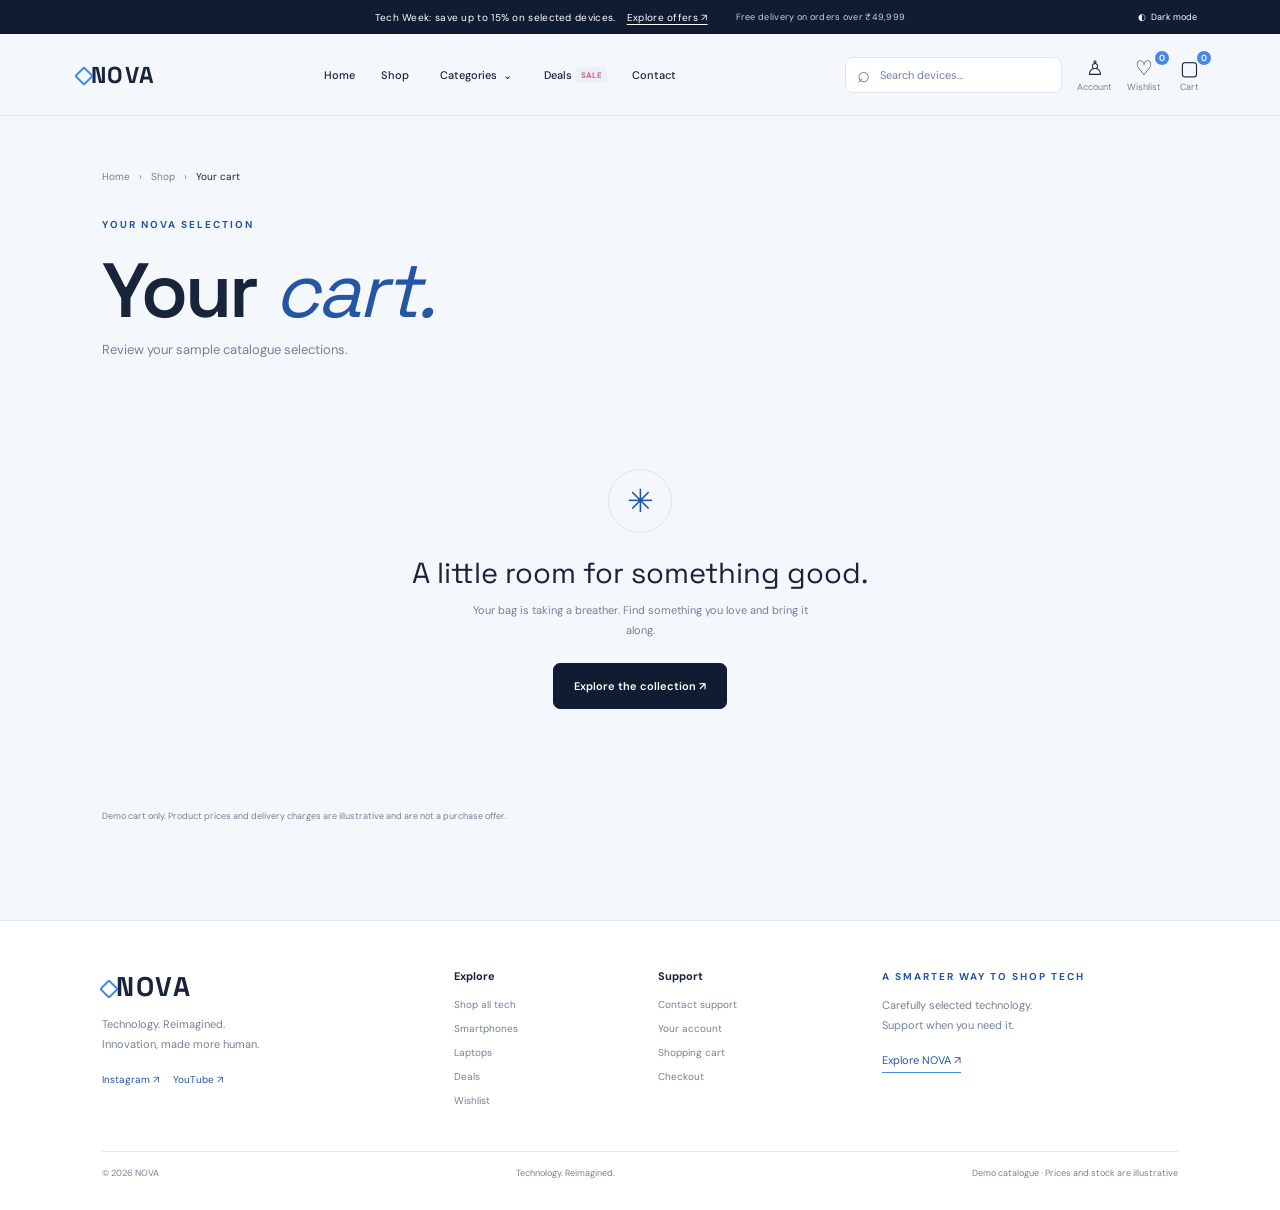
<file: cart.html>
<!doctype html>
<html lang="en"><head><meta charset="utf-8"><meta name="viewport" content="width=device-width,initial-scale=1"><title>Your cart — NOVA</title><link rel="preconnect" href="https://fonts.googleapis.com"><link rel="preconnect" href="https://fonts.gstatic.com" crossorigin><link href="https://fonts.googleapis.com/css2?family=DM+Sans:wght@400;500;600;700&amp;family=Space+Grotesk:wght@400;500;600;700&amp;display=swap" rel="stylesheet"><link rel="stylesheet" href="styles.css"></head>
<body><div id="site-header"></div><main class="page cart-page"><nav class="breadcrumb"><a href="index.html">Home</a><span>›</span><a href="products.html">Shop</a><span>›</span><span>Your cart</span></nav><p class="eyebrow">YOUR NOVA SELECTION</p><h1>Your <em>cart.</em></h1><p class="page-intro">Review your sample catalogue selections.</p><div id="cart-content" aria-live="polite"></div><p class="catalog-disclaimer">Demo cart only. Product prices and delivery charges are illustrative and are not a purchase offer.</p></main><div id="site-footer"></div><script src="app.js"></script></body></html>
</file>
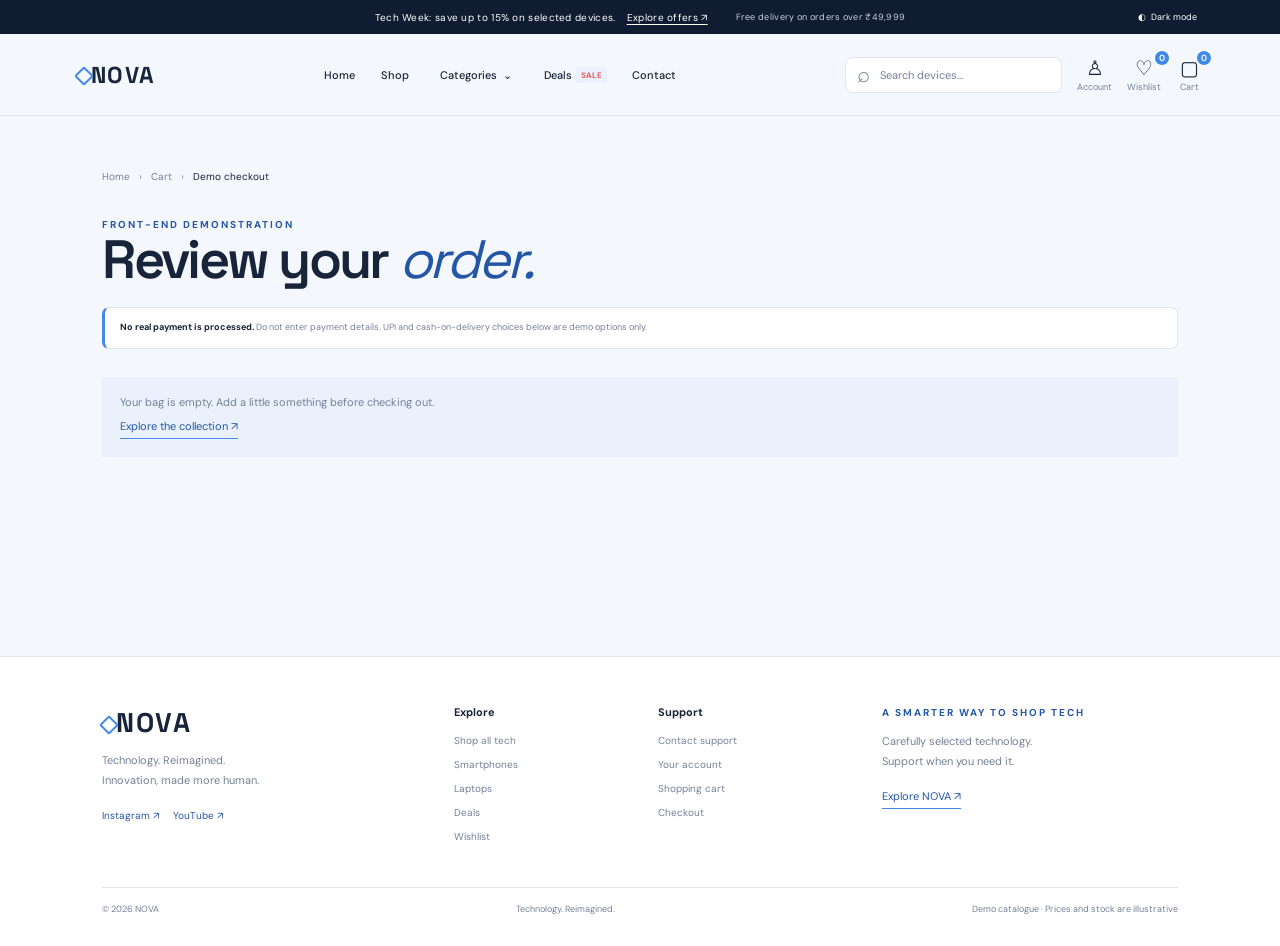
<file: checkout.html>
<!doctype html>
<html lang="en"><head><meta charset="utf-8"><meta name="viewport" content="width=device-width,initial-scale=1"><title>Demo checkout — NOVA</title><link rel="preconnect" href="https://fonts.googleapis.com"><link rel="preconnect" href="https://fonts.gstatic.com" crossorigin><link href="https://fonts.googleapis.com/css2?family=DM+Sans:wght@400;500;600;700&amp;family=Space+Grotesk:wght@400;500;600;700&amp;display=swap" rel="stylesheet"><link rel="stylesheet" href="styles.css"></head>
<body><div id="site-header"></div><main class="page checkout-page"><nav class="breadcrumb"><a href="index.html">Home</a><span>›</span><a href="cart.html">Cart</a><span>›</span><span>Demo checkout</span></nav><p class="eyebrow">FRONT-END DEMONSTRATION</p><h1>Review your <em>order.</em></h1><p class="catalog-notice"><strong>No real payment is processed.</strong> Do not enter payment details. UPI and cash-on-delivery choices below are demo options only.</p><div id="checkout-empty"></div><div class="checkout-layout"><form id="checkout-form" class="checkout-form" novalidate><section class="checkout-section"><div class="checkout-section-title"><span>01</span><div><h2>Customer details</h2><p>Demo information is kept in this browser.</p></div></div><div class="form-grid"><label>Full name<input required name="name" autocomplete="name"></label><label>Email address<input required type="email" name="email" autocomplete="email"></label><label class="full-field">Phone number<input required name="phone" type="tel" autocomplete="tel" pattern="[0-9 +\-]{8,16}" placeholder="+91 98765 43210"></label><label class="full-field">Delivery address<textarea required name="address" autocomplete="street-address" rows="2"></textarea></label><label>City<input required name="city" autocomplete="address-level2"></label><label>PIN code<input required name="pin" inputmode="numeric" pattern="[0-9]{6}" maxlength="6" autocomplete="postal-code"></label></div></section><section class="checkout-section"><div class="checkout-section-title"><span>02</span><div><h2>Billing address</h2><p>For this demo, billing details are not used for a real transaction.</p></div></div><label class="checkbox-label billing-same"><input type="checkbox" name="sameAsShipping" value="true" checked> Billing address is the same as delivery address</label><div id="billing-fields" hidden><div class="form-grid"><label class="full-field">Billing address<input name="billingAddress" autocomplete="billing street-address"></label><label>Billing city<input name="billingCity" autocomplete="billing address-level2"></label><label>Billing PIN code<input name="billingPin" inputmode="numeric" pattern="[0-9]{6}" maxlength="6" autocomplete="billing postal-code"></label></div></div></section><section class="checkout-section"><div class="checkout-section-title"><span>03</span><div><h2>Delivery</h2><p>Delivery charges and timings are sample values.</p></div></div><label class="choice-card"><input type="radio" name="delivery" value="standard" checked><span><strong>Standard delivery</strong><small>3–5 business days · Demo estimate</small></span><b>Free over ₹49,999</b></label><label class="choice-card"><input type="radio" name="delivery" value="express"><span><strong>Express delivery</strong><small>1–2 business days · Demo estimate</small></span><b>₹149</b></label></section><section class="checkout-section"><div class="checkout-section-title"><span>04</span><div><h2>Payment method</h2><p>No payment details or transactions are requested.</p></div></div><label class="choice-card"><input type="radio" name="payment" value="cod" checked><span><strong>Cash on delivery</strong><small>Demo option only</small></span><b>Demo</b></label><label class="choice-card"><input type="radio" name="payment" value="upi"><span><strong>UPI</strong><small>Demo option only · No UPI ID needed</small></span><b>Demo</b></label><div class="demo-payment-note" id="payment-note">No payment details are requested or processed by this demo.</div></section><button class="button checkout-submit" type="submit">Place demo order <span aria-hidden="true">↗</span></button><p class="muted small">Placing this order only saves a sample order in your browser. No payment or fulfilment occurs.</p></form><aside class="order-summary"><h2>Order summary</h2><div id="checkout-summary"></div><div class="coupon-row"><label for="checkout-coupon">Promotion code</label><div><input id="checkout-coupon" placeholder="Try NOVA10" autocomplete="off"><button type="button" id="checkout-apply-coupon">Apply</button></div><p id="checkout-coupon-message" class="muted small" aria-live="polite"></p></div><div id="checkout-totals"></div></aside></div></main><div id="site-footer"></div><script src="app.js"></script></body></html>
</file>
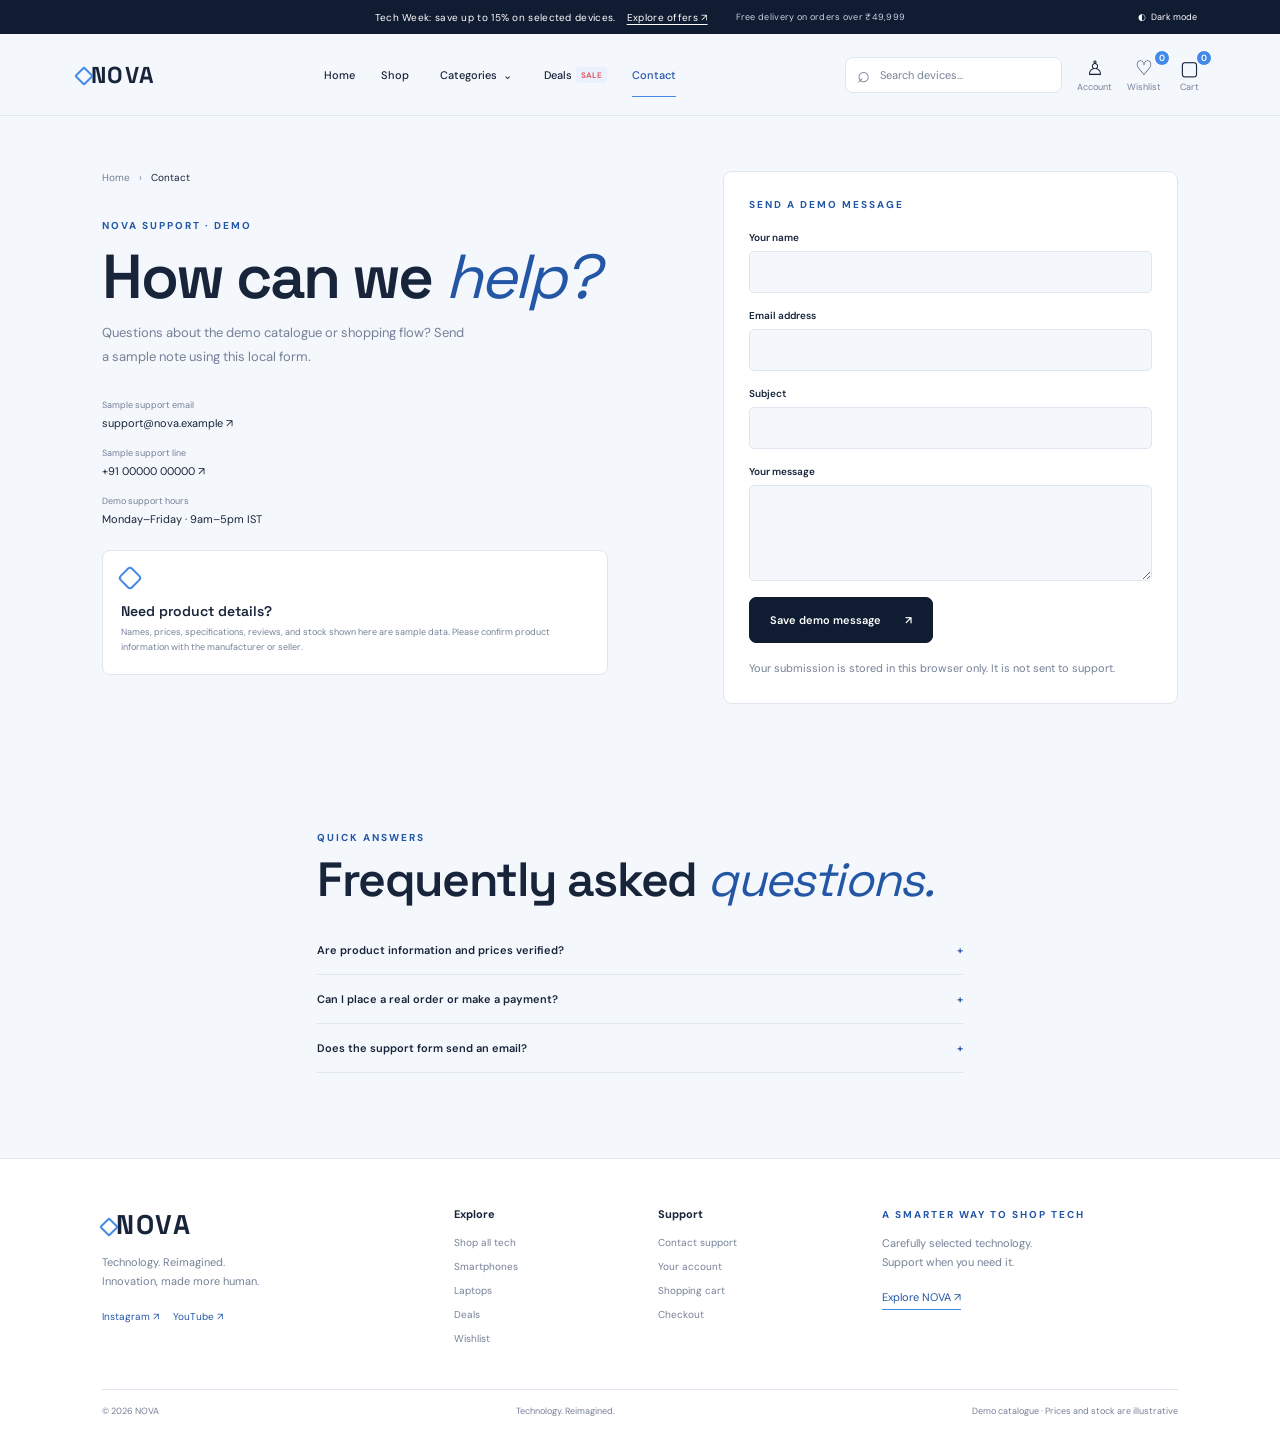
<file: contact.html>
<!doctype html>
<html lang="en"><head><meta charset="utf-8"><meta name="viewport" content="width=device-width,initial-scale=1"><title>Contact NOVA support</title><link rel="preconnect" href="https://fonts.googleapis.com"><link rel="preconnect" href="https://fonts.gstatic.com" crossorigin><link href="https://fonts.googleapis.com/css2?family=DM+Sans:wght@400;500;600;700&amp;family=Space+Grotesk:wght@400;500;600;700&amp;display=swap" rel="stylesheet"><link rel="stylesheet" href="styles.css"></head>
<body><div id="site-header"></div><main class="page contact-layout"><div><nav class="breadcrumb"><a href="index.html">Home</a><span>›</span><span>Contact</span></nav><p class="eyebrow">NOVA SUPPORT · DEMO</p><h1>How can we <em>help?</em></h1><p class="lead">Questions about the demo catalogue or shopping flow? Send a sample note using this local form.</p><div class="contact-details"><a href="mailto:support@nova.example"><span>Sample support email</span>support@nova.example ↗</a><a href="tel:+910000000000"><span>Sample support line</span>+91 00000 00000 ↗</a><p><span>Demo support hours</span>Monday–Friday · 9am–5pm IST</p></div><div class="support-note"><span class="support-symbol" aria-hidden="true"></span><strong>Need product details?</strong><p>Names, prices, specifications, reviews, and stock shown here are sample data. Please confirm product information with the manufacturer or seller.</p></div></div><form id="contact-form" class="form-card"><p class="eyebrow">SEND A DEMO MESSAGE</p><label>Your name<input required name="name" autocomplete="name"></label><label>Email address<input required type="email" name="email" autocomplete="email"></label><label>Subject<input required name="subject"></label><label>Your message<textarea required name="message" rows="5" minlength="10"></textarea></label><button class="button" type="submit">Save demo message <span aria-hidden="true">↗</span></button><p class="muted small" id="contact-message">Your submission is stored in this browser only. It is not sent to support.</p></form></main><section class="faq-section"><div class="section-heading"><div><p class="eyebrow">QUICK ANSWERS</p><h2>Frequently asked <em>questions.</em></h2></div></div><details><summary>Are product information and prices verified?</summary><p>No. Product names, images, prices, discounts, ratings, specifications, and availability are illustrative sample data.</p></details><details><summary>Can I place a real order or make a payment?</summary><p>No. This is a front-end demonstration. The checkout does not contact a payment provider or fulfilment service.</p></details><details><summary>Does the support form send an email?</summary><p>No. A valid submission is saved locally in the current browser to demonstrate form behavior.</p></details></section><div id="site-footer"></div><script src="app.js"></script></body></html>
</file>
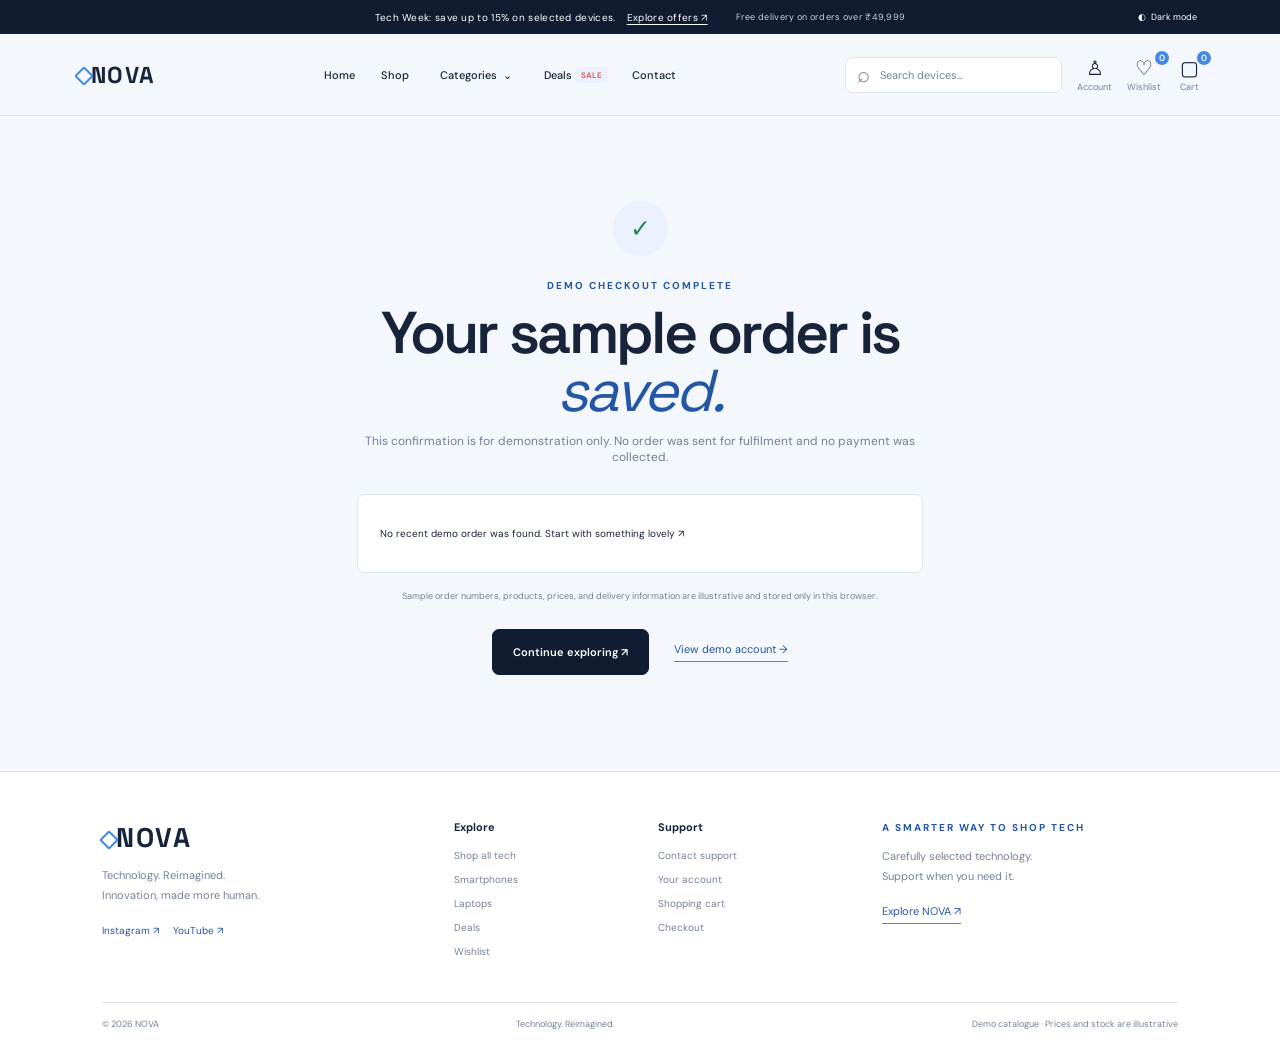
<file: order-success.html>
<!doctype html>
<html lang="en"><head><meta charset="utf-8"><meta name="viewport" content="width=device-width,initial-scale=1"><title>Demo order confirmation — NOVA</title><link rel="preconnect" href="https://fonts.googleapis.com"><link rel="preconnect" href="https://fonts.gstatic.com" crossorigin><link href="https://fonts.googleapis.com/css2?family=DM+Sans:wght@400;500;600;700&amp;family=Space+Grotesk:wght@400;500;600;700&amp;display=swap" rel="stylesheet"><link rel="stylesheet" href="styles.css"></head>
<body><div id="site-header"></div><main class="page success-page"><div class="success-mark">✓</div><p class="eyebrow">DEMO CHECKOUT COMPLETE</p><h1>Your sample order is <em>saved.</em></h1><p class="lead">This confirmation is for demonstration only. No order was sent for fulfilment and no payment was collected.</p><div id="order-confirmation" class="confirmation-card"></div><p class="demo-note">Sample order numbers, products, prices, and delivery information are illustrative and stored only in this browser.</p><div class="success-actions"><a class="button" href="products.html">Continue exploring ↗</a><a class="text-link" href="account.html">View demo account →</a></div></main><div id="site-footer"></div><script src="app.js"></script></body></html>
</file>
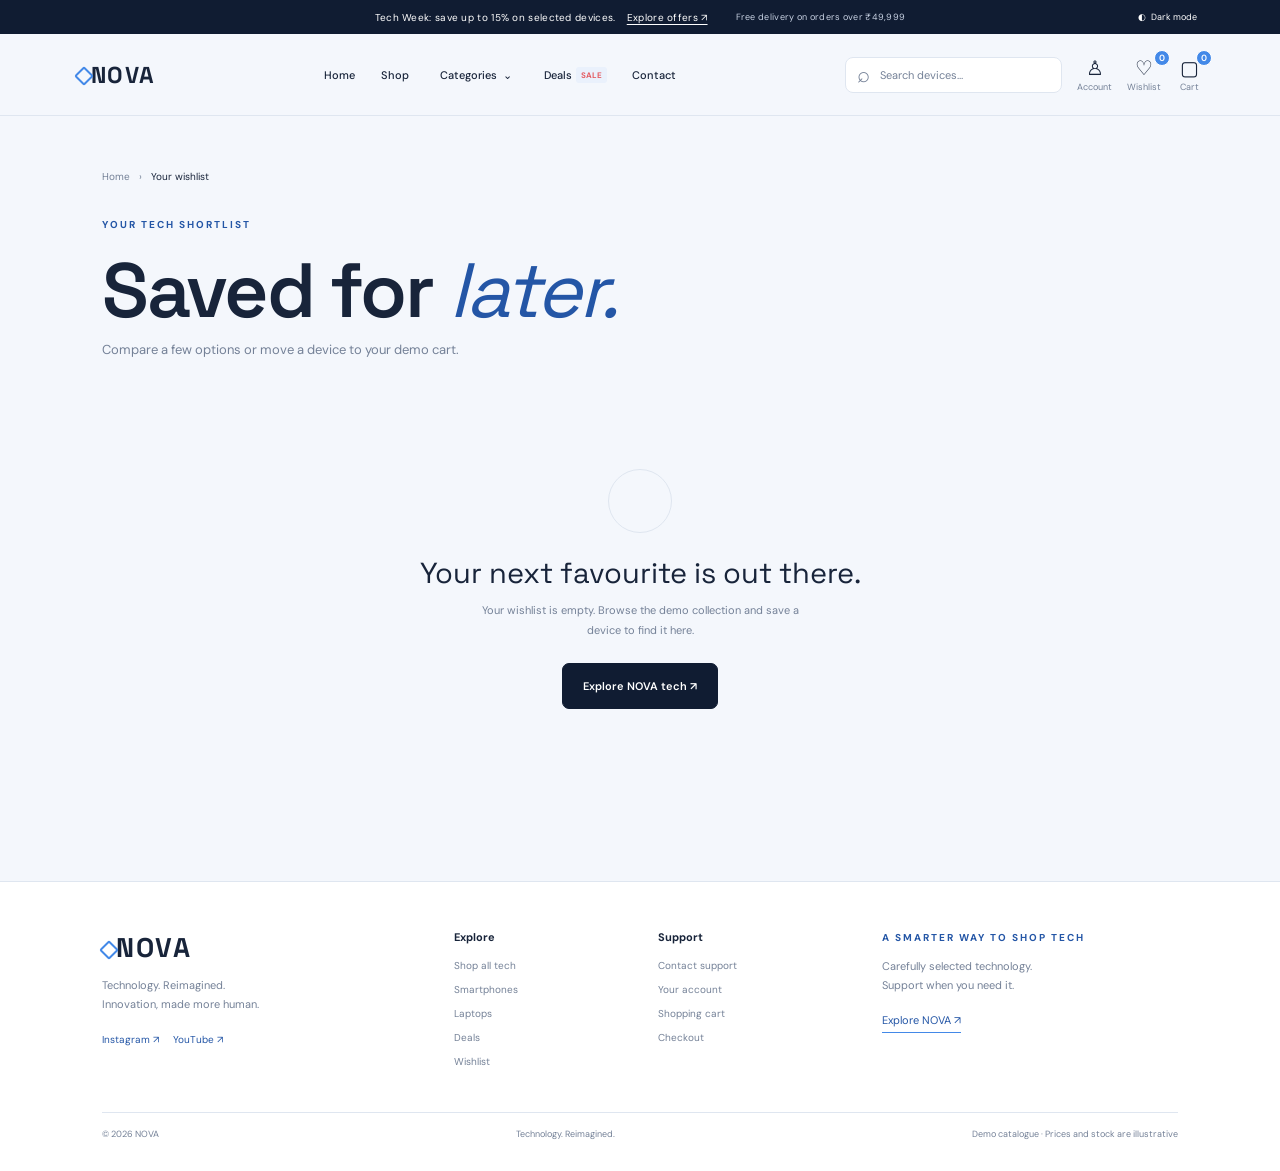
<file: wishlist.html>
<!doctype html>
<html lang="en"><head><meta charset="utf-8"><meta name="viewport" content="width=device-width,initial-scale=1"><title>Your wishlist — NOVA</title><link rel="preconnect" href="https://fonts.googleapis.com"><link rel="preconnect" href="https://fonts.gstatic.com" crossorigin><link href="https://fonts.googleapis.com/css2?family=DM+Sans:wght@400;500;600;700&amp;family=Space+Grotesk:wght@400;500;600;700&amp;display=swap" rel="stylesheet"><link rel="stylesheet" href="styles.css"></head>
<body><div id="site-header"></div><main class="page"><nav class="breadcrumb"><a href="index.html">Home</a><span>›</span><span>Your wishlist</span></nav><p class="eyebrow">YOUR TECH SHORTLIST</p><h1>Saved for <em>later.</em></h1><p class="page-intro">Compare a few options or move a device to your demo cart.</p><div id="wishlist-content" aria-live="polite"></div></main><div id="site-footer"></div><script src="app.js"></script></body></html>
</file>
<file: styles.css>
:root {
  color-scheme: light;
  --paper: #F4F7FC;
  --surface: #FFFFFF;
  --surface-soft: #EAF1FC;
  --ink: #18243A;
  --muted: #748197;
  --line: #DFE6F0;
  --accent: #4389E8;
  --accent-dark: #2456A6;
  --secondary: #EAF1FC;
  --dark: #101C32;
  --white: #FFFFFF;
  --danger: #E45C62;
  --success: #26865B;
  --shadow: 0 18px 55px rgb(16 28 50 / 12%);
  --overlay-dark: rgb(16 28 50 / 65%);
  --overlay-modal: rgb(16 28 50 / 58%);
  --border-on-dark: rgb(255 255 255 / 28%);
  --text-on-dark-muted: #C8D2E3;
  --shadow-overlay: 0 1px 5px rgb(16 28 50 / 55%);
  --hero-start: #F4F7FC;
  --hero-middle: #EAF1FC;
  --hero-end: #DCEAFF;
  --hero-glow: rgb(67 137 232 / 18%);
  --pattern-dot: rgb(36 86 166 / 12%);
  --shadow-header: 0 15px 20px rgb(16 28 50 / 6%);
  --shadow-soft: 0 8px 24px rgb(16 28 50 / 8%);
  --shadow-dock: 0 -7px 25px rgb(16 28 50 / 12%);
  --shadow-button: 0 4px 14px rgb(16 28 50 / 8%);
  --serif: "Space Grotesk", "DM Sans", Arial, sans-serif;
  --sans: "DM Sans", Arial, sans-serif;
}

:root[data-theme="dark"] {
  color-scheme: dark;
  --paper: #0B1426;
  --surface: #101C32;
  --surface-soft: #172844;
  --ink: #F4F7FC;
  --muted: #A7B4C8;
  --line: #2A3A54;
  --accent: #69A4F5;
  --accent-dark: #76AEFF;
  --secondary: #172844;
  --dark: #2456A6;
  --white: #FFFFFF;
  --danger: #F17B80;
  --success: #66C696;
  --shadow: 0 18px 55px rgb(0 0 0 / 35%);
  --overlay-dark: rgb(8 15 28 / 72%);
  --overlay-modal: rgb(4 11 22 / 75%);
  --border-on-dark: rgb(255 255 255 / 22%);
  --text-on-dark-muted: #D0DBEA;
  --shadow-overlay: 0 1px 5px rgb(4 11 22 / 70%);
  --hero-start: #101C32;
  --hero-middle: #172844;
  --hero-end: #203A61;
  --hero-glow: rgb(67 137 232 / 22%);
  --pattern-dot: rgb(118 174 255 / 14%);
  --shadow-header: 0 15px 20px rgb(0 0 0 / 22%);
  --shadow-soft: 0 8px 24px rgb(0 0 0 / 22%);
  --shadow-dock: 0 -7px 25px rgb(0 0 0 / 25%);
  --shadow-button: 0 4px 14px rgb(0 0 0 / 22%);
}

* { box-sizing: border-box; }
html { scroll-behavior: smooth; scroll-padding-top: 100px; }
body { margin: 0; background: var(--paper); color: var(--ink); font-family: var(--sans); font-size: 15px; -webkit-font-smoothing: antialiased; }
body, button, input, select, textarea { font-family: var(--sans); }
button, input, select, textarea { font-size: inherit; }
button, a { -webkit-tap-highlight-color: transparent; }
button { color: inherit; }
a { color: inherit; text-decoration: none; }
img { display: block; max-width: 100%; }
button:focus-visible, a:focus-visible, input:focus-visible, select:focus-visible, textarea:focus-visible, summary:focus-visible { outline: 2px solid var(--accent-dark); outline-offset: 3px; }
[hidden] { display: none !important; }
.sr-only { position: absolute; width: 1px; height: 1px; padding: 0; margin: -1px; overflow: hidden; clip: rect(0, 0, 0, 0); white-space: nowrap; border: 0; }
.eyebrow { margin: 0; color: var(--accent-dark); font-size: 10px; font-weight: 700; letter-spacing: 2px; line-height: 1.6; }
.muted { color: var(--muted); line-height: 1.7; }
.small { font-size: 11px; }

.announcement-bar { min-height: 34px; padding: 6px 6vw; display: flex; justify-content: center; align-items: center; position: relative; background: var(--dark); color: var(--paper); font-size: 10px; letter-spacing: .3px; }
.announcement-bar a { margin-left: 8px; text-decoration: underline; text-underline-offset: 3px; }
.theme-toggle { position: absolute; right: 6vw; top: 50%; display: flex; align-items: center; gap: 5px; transform: translateY(-50%); border: 0; background: transparent; color: inherit; font-size: 10px; cursor: pointer; }
.main-header { z-index: 20; position: sticky; top: 0; min-height: 82px; padding: 0 6vw; display: grid; grid-template-columns: 1fr auto 1fr; align-items: center; gap: 25px; border-bottom: 1px solid var(--line); background: color-mix(in srgb, var(--paper) 94%, transparent); backdrop-filter: blur(14px); }
.logo { justify-self: start; font-family: var(--serif); font-size: 30px; font-weight: 500; letter-spacing: -2px; }
.logo span { color: var(--accent-dark); }
.main-nav { display: flex; align-items: center; gap: 34px; height: 100%; }
.main-nav a { position: relative; display: flex; align-items: center; height: 100%; color: var(--muted); font-size: 12px; transition: color .2s ease; }
.main-nav a:hover, .main-nav a.active { color: var(--ink); }
.main-nav a::after { content: ""; position: absolute; bottom: 21px; left: 0; width: 0; height: 1px; background: var(--accent-dark); transition: width .2s ease; }
.main-nav a:hover::after { width: 100%; }
.header-tools { justify-self: end; display: flex; align-items: center; gap: 20px; }
.header-search { position: relative; width: min(220px, 20vw); display: flex; align-items: center; gap: 8px; padding: 9px 11px; border: 1px solid var(--line); background: var(--surface); }
.header-search > span { font-size: 22px; line-height: 12px; color: var(--muted); }
.header-search input { width: 100%; min-width: 0; border: 0; outline: 0; background: transparent; color: var(--ink); font-size: 11px; }
.header-search input::placeholder { color: var(--muted); }
.header-search:focus-within { border-color: var(--accent-dark); }
.search-suggestions { z-index: 25; position: absolute; top: calc(100% + 10px); right: 0; width: min(390px, 85vw); max-height: 410px; overflow: auto; padding: 8px; border: 1px solid var(--line); background: var(--surface); box-shadow: var(--shadow); }
.search-suggestions > a:not(.all-results) { display: grid; grid-template-columns: 48px 1fr auto; align-items: center; gap: 12px; padding: 9px; font-size: 12px; }
.search-suggestions > a:hover { background: var(--surface-soft); }
.search-suggestions img { width: 48px; height: 48px; object-fit: cover; background: var(--surface-soft); }
.search-suggestions small { display: block; padding-top: 4px; color: var(--muted); }
.search-suggestions b { font-size: 11px; }
.all-results { display: block; padding: 12px 9px; border-top: 1px solid var(--line); color: var(--accent-dark); font-size: 11px; }
.suggestion-empty { padding: 14px; color: var(--muted); font-size: 12px; }
.icon-link { position: relative; min-width: 27px; display: grid; justify-items: center; gap: 2px; color: var(--ink); }
.icon-link > span { font-size: 20px; line-height: 1.1; }
.icon-link small { color: var(--muted); font-size: 9px; }
.icon-link b { position: absolute; top: -7px; right: -9px; min-width: 16px; height: 16px; display: grid; place-items: center; padding: 0 4px; border-radius: 50%; background: var(--accent); color: var(--white); font-size: 9px; font-weight: 600; }
.mobile-menu-toggle { display: none; }

.hero { min-height: 620px; padding: 58px 8vw 68px; display: grid; grid-template-columns: .9fr 1.1fr; align-items: center; gap: 5vw; background: var(--surface-soft); }
.hero-copy { max-width: 510px; }
.hero h1, .page h1, .page-heading h1, .auth-panel h1, .not-found h1 { margin: 19px 0 21px; font: 400 clamp(50px, 6vw, 82px)/.99 var(--serif); letter-spacing: -3.2px; }
.hero h1 em, .page h1 em, .page-heading h1 em, .section-heading h2 em, .offer-banner h2 em, .newsletter h2 em, .auth-panel h1 em, .auth-art h2 em, .not-found h1 em, .forgot-modal h2 em, .compare-modal h2 em { color: var(--accent-dark); font-weight: 400; }
.hero-copy > p:not(.eyebrow) { max-width: 390px; margin: 0 0 30px; color: var(--muted); font-size: 14px; line-height: 1.9; }
.button { min-height: 48px; padding: 0 20px; display: inline-flex; align-items: center; justify-content: center; gap: 24px; border: 1px solid var(--dark); background: var(--dark); color: var(--paper); font-size: 11px; font-weight: 600; cursor: pointer; transition: transform .2s ease, background .2s ease, color .2s ease; }
.button:hover { transform: translateY(-2px); background: var(--accent-dark); border-color: var(--accent-dark); color: var(--white); }
.button-light { border-color: var(--paper); background: var(--paper); color: var(--ink); }
.button-outline { border-color: var(--line); background: transparent; color: var(--ink); }
.button-outline:hover { border-color: var(--ink); background: var(--ink); color: var(--paper); }
.hero-note { display: flex; align-items: center; gap: 8px; margin-top: 28px; color: var(--muted); font-size: 10px; }
.hero-note span { color: var(--accent-dark); font-size: 18px; }
.hero-visual { position: relative; height: min(480px, 47vw); min-height: 350px; overflow: hidden; background: var(--surface-soft); }
.hero-visual > img { width: 100%; height: 100%; object-fit: cover; }
.hero-caption { position: absolute; right: 0; bottom: 0; left: 0; padding: 46px 25px 20px; display: grid; gap: 6px; background: linear-gradient(transparent, var(--overlay-dark)); color: var(--white); }
.hero-caption span { font-size: 8px; letter-spacing: 1.5px; }
.hero-caption strong { font: 24px var(--serif); font-weight: 400; }
.hero-sticker { position: absolute; top: 24px; right: 24px; width: 83px; height: 83px; display: grid; align-content: center; justify-items: center; border-radius: 50%; background: var(--paper); color: var(--ink); font-size: 9px; font-weight: 700; line-height: 1.5; text-align: center; transform: rotate(9deg); }
.hero-sticker span { color: var(--accent-dark); font-size: 15px; }
.trust-strip { min-height: 68px; padding: 15px 8vw; display: flex; align-items: center; justify-content: space-between; gap: 20px; border-bottom: 1px solid var(--line); color: var(--muted); font-size: 10px; }
.trust-strip span:first-letter { color: var(--accent-dark); }

.section-block { padding: 82px 8vw; }
.soft-section { background: var(--surface-soft); }
.section-heading { margin-bottom: 29px; display: flex; align-items: end; justify-content: space-between; gap: 24px; }
.section-heading h2, .newsletter h2 { margin: 8px 0 0; font: 400 clamp(34px, 4vw, 48px)/1.08 var(--serif); letter-spacing: -1.6px; }
.text-link { display: inline-block; padding-bottom: 5px; border-bottom: 1px solid var(--accent); color: var(--ink); font-size: 11px; transition: color .2s ease, border-color .2s ease; }
.text-link:hover { border-color: var(--accent-dark); color: var(--accent-dark); }
.category-grid { display: grid; grid-template-columns: 1.2fr 1fr 1fr; gap: 18px; }
.category-tile { position: relative; height: 320px; overflow: hidden; background: var(--secondary); }
.category-tile img { width: 100%; height: 100%; object-fit: cover; transition: transform .55s ease; }
.category-tile:hover img { transform: scale(1.04); }
.category-tile::after { content: ""; position: absolute; inset: 45% 0 0; background: linear-gradient(transparent, var(--overlay-dark)); }
.category-tile > span { z-index: 1; position: absolute; right: 19px; bottom: 18px; left: 19px; color: var(--white); font: 22px var(--serif); }
.category-tile small { display: block; margin-top: 7px; font: 9px var(--sans); letter-spacing: .3px; }
.offer-banner { position: relative; min-height: 315px; padding: 48px 10vw; display: flex; align-items: center; justify-content: space-between; gap: 25px; overflow: hidden; background: var(--dark); color: var(--paper); }
.offer-banner .eyebrow { color: var(--accent); }
.offer-banner h2 { margin: 12px 0; font: 400 43px/1.05 var(--serif); letter-spacing: -1px; }
.offer-banner > div:first-child > p:not(.eyebrow) { margin: 0 0 22px; color: var(--text-on-dark-muted); font-size: 12px; }
.offer-art { width: 175px; height: 175px; flex: 0 0 175px; display: grid; align-content: center; justify-items: center; border: 1px solid var(--border-on-dark); border-radius: 50%; color: var(--accent); transform: rotate(-12deg); }
.offer-art span { font: 77px/.85 var(--serif); }
.offer-art small { margin-top: 10px; font-size: 8px; letter-spacing: 1px; text-align: center; }
.countdown-wrap { position: absolute; right: 10vw; bottom: 28px; display: flex; align-items: center; gap: 13px; color: var(--text-on-dark-muted); font-size: 8px; letter-spacing: 1px; }
.countdown-wrap strong { color: var(--paper); font-size: 12px; letter-spacing: 2px; }
.quote-section { padding: 75px 20px 82px; background: var(--surface-soft); text-align: center; }
.quote-mark { color: var(--accent-dark); font: 76px/.7 var(--serif); }
.quote-section blockquote { max-width: 670px; margin: 15px auto; font: 400 clamp(24px, 3vw, 37px)/1.35 var(--serif); }
.quote-section > p { color: var(--muted); font-size: 10px; }
.quote-dots { margin-top: 25px; display: flex; justify-content: center; gap: 7px; }
.quote-dots i { width: 5px; height: 5px; border-radius: 50%; background: var(--secondary); }
.quote-dots i:first-child { background: var(--accent-dark); }
.newsletter { padding: 68px 11vw; display: grid; grid-template-columns: 1fr 1fr; align-items: center; gap: 8vw; }
.newsletter h2 { font-size: 40px; }
.newsletter > div > p:last-child { max-width: 330px; color: var(--muted); font-size: 12px; line-height: 1.8; }
.newsletter form { padding-top: 24px; }
.newsletter-input { display: flex; border-bottom: 1px solid var(--ink); }
.newsletter-input input { width: 100%; padding: 13px 0; border: 0; outline: 0; background: transparent; color: var(--ink); font-size: 12px; }
.newsletter-input button { width: 45px; border: 0; background: transparent; color: var(--ink); font-size: 20px; cursor: pointer; }
.newsletter form > small { display: block; margin-top: 11px; color: var(--muted); font-size: 9px; line-height: 1.6; }
.instagram-section { padding: 60px 8vw 70px; background: var(--surface-soft); }
.instagram-grid { display: grid; grid-template-columns: repeat(5, minmax(0, 1fr)); gap: 12px; }
.instagram-grid a { position: relative; aspect-ratio: 1; overflow: hidden; background: var(--secondary); }
.instagram-grid img { width: 100%; height: 100%; object-fit: cover; transition: transform .45s ease; }
.instagram-grid a:hover img { transform: scale(1.05); }
.instagram-grid a > span { position: absolute; right: 9px; bottom: 8px; color: var(--white); font-size: 18px; text-shadow: var(--shadow-overlay); }

.site-footer { padding: 48px 8vw 16px; border-top: 1px solid var(--line); background: var(--surface); }
.footer-top { padding-bottom: 44px; display: grid; grid-template-columns: 1.5fr .8fr .9fr 1.4fr; gap: 35px; }
.footer-brand .logo { font-size: 27px; }
.footer-brand > p, .footer-note > p:last-of-type { color: var(--muted); font-size: 11px; line-height: 1.8; }
.social-links { margin-top: 18px; display: flex; gap: 14px; color: var(--accent-dark); font-size: 10px; }
.footer-column { display: flex; flex-direction: column; align-items: start; gap: 11px; font-size: 10px; }
.footer-column strong { margin-bottom: 4px; font-size: 11px; }
.footer-column a { color: var(--muted); }
.footer-column a:hover { color: var(--accent-dark); }
.footer-note .text-link { margin-top: 6px; }
.footer-bottom { min-height: 43px; display: flex; align-items: center; justify-content: space-between; gap: 12px; border-top: 1px solid var(--line); color: var(--muted); font-size: 9px; }

.page { min-height: 60vh; padding: 54px 8vw 96px; }
.breadcrumb { margin: 0 0 34px; display: flex; flex-wrap: wrap; align-items: center; gap: 9px; color: var(--muted); font-size: 10px; }
.breadcrumb a:hover { color: var(--accent-dark); }
.breadcrumb span:last-child { color: var(--ink); }
.page-heading { margin-bottom: 28px; display: flex; align-items: end; justify-content: space-between; gap: 20px; }
.page-heading h1 { margin-bottom: 0; font-size: clamp(46px, 5vw, 66px); }
.page-heading > p { margin: 0 0 5px; color: var(--muted); font-size: 11px; line-height: 1.8; text-align: right; }
.page-intro { margin: -8px 0 35px; color: var(--muted); font-size: 13px; }

.shop-layout { display: grid; grid-template-columns: 190px minmax(0, 1fr); align-items: start; gap: 35px; }
.filter-panel { padding: 18px; border: 1px solid var(--line); background: var(--surface); }
.filter-top { margin-bottom: 20px; display: flex; align-items: center; justify-content: space-between; }
.filter-top h2 { margin: 0; font: 20px var(--serif); }
.text-button { padding: 0; border: 0; background: transparent; color: var(--accent-dark); font-size: 10px; cursor: pointer; }
.filter-label { display: block; margin: 18px 0 8px; font-size: 10px; font-weight: 600; }
.filter-panel select, .price-range input { width: 100%; min-height: 38px; padding: 8px; border: 1px solid var(--line); border-radius: 0; background: var(--paper); color: var(--ink); font-size: 10px; }
.price-range { display: flex; align-items: center; gap: 7px; }
.price-range input { min-width: 0; }
.filter-apply { width: 100%; min-height: 40px; margin-top: 18px; padding: 0 8px; }
.toolbar { min-height: 46px; margin-bottom: 10px; display: flex; justify-content: space-between; align-items: center; gap: 15px; border-bottom: 1px solid var(--line); color: var(--muted); font-size: 10px; }
.sort-label { display: flex; align-items: center; gap: 8px; white-space: nowrap; }
.sort-label select { min-height: 32px; padding: 5px 25px 5px 8px; border: 0; background: transparent; color: var(--ink); font-size: 10px; }
.active-filters { min-height: 17px; margin-bottom: 11px; display: flex; gap: 7px; flex-wrap: wrap; }
.active-filters span { padding: 4px 8px; background: var(--surface-soft); color: var(--muted); font-size: 9px; }
.product-grid { display: grid; grid-template-columns: repeat(3, minmax(0, 1fr)); gap: 30px 18px; }
.product-card { min-width: 0; }
.product-image-wrap { position: relative; overflow: hidden; background: var(--surface-soft); }
.product-image-link { height: 270px; display: block; overflow: hidden; }
.product-image-link img { width: 100%; height: 100%; object-fit: cover; transition: transform .6s cubic-bezier(.2,.7,.2,1); }
.product-card:hover .product-image-link img { transform: scale(1.04); }
.product-image-link img.image-unavailable { object-fit: contain; padding: 18%; background: var(--surface-soft) !important; }
.product-badge { position: absolute; top: 12px; left: 12px; padding: 7px 9px; background: var(--paper); color: var(--ink); font-size: 8px; letter-spacing: .6px; text-transform: uppercase; }
.wishlist-button { z-index: 2; position: absolute; top: 10px; right: 10px; width: 34px; height: 34px; display: grid; place-items: center; border: 0; border-radius: 50%; background: var(--paper); color: var(--ink); font-size: 18px; cursor: pointer; transition: color .2s ease, transform .2s ease; }
.wishlist-button:hover { transform: scale(1.08); color: var(--danger); }
.wishlist-button.is-saved { color: var(--danger); }
.quick-view-button { position: absolute; right: 10px; bottom: 10px; left: 10px; min-height: 35px; border: 0; background: var(--paper); color: var(--ink); font-size: 9px; opacity: 0; transform: translateY(8px); cursor: pointer; transition: opacity .2s ease, transform .2s ease; }
.product-card:hover .quick-view-button, .quick-view-button:focus-visible { opacity: 1; transform: translateY(0); }
.quick-view-button span { margin-left: 7px; }
.product-info { padding: 12px 0 9px; display: flex; justify-content: space-between; align-items: start; gap: 8px; }
.product-category { margin: 0 0 5px; color: var(--muted); font-size: 9px; }
.product-info h3 { margin: 0; font: 17px/1.2 var(--serif); font-weight: 400; transition: color .2s ease; }
.product-info a:hover h3 { color: var(--accent-dark); }
.product-rating { margin: 7px 0 0; color: var(--muted); font-size: 9px; }
.product-rating span:first-child { color: var(--accent-dark); }
.product-price { padding-top: 17px; display: grid; justify-items: end; gap: 4px; white-space: nowrap; }
.product-price strong { font-size: 11px; }
.product-price del { color: var(--muted); font-size: 9px; }
.product-card-actions { min-height: 28px; display: flex; justify-content: space-between; align-items: center; border-top: 1px solid var(--line); }
.product-card-actions .text-button { color: var(--muted); font-size: 9px; }
.product-card-actions .text-button.is-selected { color: var(--accent-dark); font-weight: 700; }
.add-card-button { padding: 5px 0 5px 8px; border: 0; background: transparent; color: var(--ink); font-size: 9px; cursor: pointer; }
.add-card-button:hover { color: var(--accent-dark); }
.add-card-button span { padding-left: 4px; font-size: 15px; }
.load-more-wrap { padding-top: 35px; text-align: center; }
.load-more-wrap .button { min-width: 160px; }
.empty-state { grid-column: 1/-1; padding: 70px 20px; text-align: center; }
.empty-state > span { color: var(--accent-dark); font-size: 38px; }
.empty-state h2 { font: 25px var(--serif); }
.empty-state p { color: var(--muted); font-size: 12px; }

.detail-layout { display: grid; grid-template-columns: minmax(0, 1.05fr) minmax(360px, .85fr); gap: 7vw; align-items: start; }
.detail-image { height: min(620px, 57vw); min-height: 420px; display: grid; place-items: center; overflow: hidden; background: var(--surface-soft); }
.detail-image img { width: 100%; height: 100%; object-fit: cover; }
.image-caption { margin: 10px 0; color: var(--muted); font-size: 9px; text-align: right; }
.detail-copy { padding-top: 20px; }
.detail-copy h1 { margin: 12px 0 14px; font-size: clamp(38px, 4vw, 54px); letter-spacing: -1.8px; }
.detail-rating { display: flex; gap: 12px; color: var(--muted); font-size: 10px; }
.detail-rating span { color: var(--accent-dark); }
.detail-rating a { text-decoration: underline; text-underline-offset: 3px; }
.detail-price { margin: 22px 0 16px; display: flex; align-items: center; gap: 11px; }
.detail-price strong { font-size: 18px; }
.detail-price del { color: var(--muted); font-size: 12px; }
.detail-price span { padding: 5px 7px; background: var(--surface-soft); color: var(--accent-dark); font-size: 9px; }
.detail-description { max-width: 470px; color: var(--muted); font-size: 12px; line-height: 1.9; }
.availability { display: flex; align-items: center; gap: 8px; margin: 19px 0; color: var(--muted); font-size: 10px; }
.availability i { width: 6px; height: 6px; border-radius: 50%; background: var(--success); }
.detail-option { max-width: 370px; margin: 19px 0; padding: 13px 0; display: flex; justify-content: space-between; border-top: 1px solid var(--line); border-bottom: 1px solid var(--line); font-size: 10px; }
.detail-option span:last-child { color: var(--muted); }
.detail-actions { display: flex; align-items: center; gap: 10px; }
.quantity-control { min-height: 44px; display: inline-flex; align-items: center; border: 1px solid var(--line); background: var(--surface); }
.quantity-control button { width: 32px; height: 40px; border: 0; background: transparent; font-size: 16px; cursor: pointer; }
.quantity-control input { width: 35px; border: 0; outline: 0; background: transparent; color: var(--ink); font-size: 11px; text-align: center; -moz-appearance: textfield; }
.quantity-control input::-webkit-outer-spin-button, .quantity-control input::-webkit-inner-spin-button { margin: 0; -webkit-appearance: none; }
.detail-actions .button { flex: 1; max-width: 230px; }
.detail-wishlist { position: static; flex: 0 0 44px; border: 1px solid var(--line); }
.buy-now-button { width: 100%; max-width: 370px; min-height: 43px; margin-top: 10px; border: 1px solid var(--line); background: transparent; color: var(--ink); font-size: 11px; cursor: pointer; }
.buy-now-button:hover { border-color: var(--ink); }
.delivery-note { max-width: 400px; margin: 25px 0; padding: 14px; display: flex; gap: 12px; background: var(--surface-soft); }
.delivery-note > span { color: var(--accent-dark); font-size: 17px; }
.delivery-note p { margin: 0; color: var(--muted); font-size: 9px; line-height: 1.8; }
.delivery-note strong { color: var(--ink); font-size: 10px; }
.spec-details { max-width: 400px; border-bottom: 1px solid var(--line); }
.spec-details summary { padding: 15px 0; display: flex; justify-content: space-between; cursor: pointer; font-size: 10px; list-style: none; }
.spec-details summary::-webkit-details-marker { display: none; }
.spec-details summary::after { content: "+"; color: var(--muted); }
.spec-details[open] summary::after { content: "−"; }
.spec-details summary span { color: var(--accent-dark); }
.spec-details ul { padding-left: 18px; color: var(--muted); font-size: 10px; line-height: 2; }
.spec-details > p { font-size: 10px; }
.related-section { padding-right: 0; padding-left: 0; }
.skeleton { background: linear-gradient(90deg, var(--surface-soft) 25%, var(--line) 50%, var(--surface-soft) 75%); background-size: 200% 100%; animation: shimmer 1.4s infinite; }
.detail-skeleton { height: 400px; }
@keyframes shimmer { to { background-position: -200% 0; } }

.cart-layout { display: grid; grid-template-columns: minmax(0, 1.5fr) minmax(280px, .75fr); gap: 6vw; }
.cart-list-heading { padding: 12px 0; display: grid; grid-template-columns: 1fr 132px 82px; gap: 15px; border-bottom: 1px solid var(--line); color: var(--muted); font-size: 8px; letter-spacing: 1px; }
.cart-list-heading span:nth-child(2), .cart-list-heading span:nth-child(3) { text-align: center; }
.cart-row { min-height: 136px; padding: 17px 0; display: grid; grid-template-columns: 88px minmax(0, 1fr) 120px 78px; align-items: center; gap: 16px; border-bottom: 1px solid var(--line); }
.cart-thumb { width: 88px; height: 100px; overflow: hidden; background: var(--surface-soft); }
.cart-thumb img { width: 100%; height: 100%; object-fit: cover; }
.cart-item-details h2 { margin: 0 0 7px; font: 18px var(--serif); font-weight: 400; }
.cart-item-details > p:not(.product-category) { margin: 0; color: var(--muted); font-size: 10px; }
.remove-button { margin-top: 9px; padding: 0; border: 0; border-bottom: 1px solid var(--line); background: transparent; color: var(--muted); font-size: 9px; cursor: pointer; }
.cart-quantity { justify-self: center; min-height: 36px; }
.cart-quantity button { width: 27px; height: 34px; }
.cart-quantity input { width: 27px; }
.cart-line-total { justify-self: end; font-size: 11px; }
.continue-shopping { margin-top: 18px; }
.cart-summary { align-self: start; padding: 22px; background: var(--surface); }
.cart-summary h2, .order-summary h2 { margin: 0 0 18px; font: 23px var(--serif); }
.summary-line { min-height: 37px; display: flex; justify-content: space-between; align-items: center; gap: 10px; border-bottom: 1px solid var(--line); color: var(--muted); font-size: 10px; }
.summary-line span:last-child, .summary-line strong { color: var(--ink); }
.summary-total { min-height: 52px; border-bottom: 0; color: var(--ink); font-size: 12px; font-weight: 600; }
.summary-total strong { font-size: 16px; }
.discount-line span:last-child { color: var(--accent-dark); }
.shipping-hint { margin: 12px 0; color: var(--accent-dark); font-size: 9px; }
.checkout-button { width: 100%; }
.cart-summary > .small { text-align: center; }
.cart-coupon { margin-top: 18px; padding-top: 15px; border-top: 1px solid var(--line); }
.cart-coupon > label, .coupon-row > label { display: block; margin-bottom: 8px; font-size: 9px; }
.cart-coupon > div, .coupon-row > div { display: flex; }
.cart-coupon input, .coupon-row input { width: 100%; min-width: 0; padding: 10px; border: 1px solid var(--line); background: var(--paper); color: var(--ink); font-size: 10px; }
.cart-coupon button, .coupon-row button { padding: 0 11px; border: 1px solid var(--ink); background: var(--ink); color: var(--paper); font-size: 9px; cursor: pointer; }
.coupon-feedback { margin: 7px 0 0; font-size: 9px; }
.error-text { color: var(--danger); }
.success-text { color: var(--accent-dark); }
.empty-cart { max-width: 520px; margin: 0 auto; padding: 76px 15px; text-align: center; }
.empty-cart-icon { width: 64px; height: 64px; margin: 0 auto 21px; display: grid; place-items: center; border: 1px solid var(--line); border-radius: 50%; color: var(--accent-dark); font: 32px var(--serif); }
.empty-cart h2 { margin: 0 0 10px; font: 29px var(--serif); font-weight: 400; }
.empty-cart p { margin: 0 auto 22px; max-width: 350px; color: var(--muted); font-size: 11px; line-height: 1.8; }

.checkout-page > h1 { margin-top: 0; font-size: 54px; }
.checkout-layout { display: grid; grid-template-columns: minmax(0, 1.25fr) minmax(280px, .75fr); align-items: start; gap: 6vw; }
.checkout-section { padding: 22px 0; border-bottom: 1px solid var(--line); }
.checkout-section-title { margin-bottom: 18px; display: flex; align-items: start; gap: 13px; }
.checkout-section-title > span { color: var(--accent-dark); font-size: 10px; }
.checkout-section-title h2 { margin: 0 0 4px; font: 20px var(--serif); }
.checkout-section-title p { margin: 0; color: var(--muted); font-size: 9px; }
.form-grid { display: grid; grid-template-columns: 1fr 1fr; gap: 13px; }
.form-grid label, .profile-form label, .forgot-modal label { display: grid; gap: 6px; font-size: 9px; font-weight: 600; }
.form-grid input, .form-grid textarea, .profile-form input, .forgot-modal input { width: 100%; min-height: 39px; padding: 10px; border: 1px solid var(--line); border-radius: 0; background: var(--surface); color: var(--ink); font-size: 11px; resize: vertical; }
.full-field { grid-column: 1/-1; }
.choice-card { min-height: 59px; margin: 8px 0; padding: 10px; display: flex; align-items: center; gap: 10px; border: 1px solid var(--line); background: var(--surface); cursor: pointer; }
.choice-card:has(input:checked) { border-color: var(--accent-dark); }
.choice-card input { accent-color: var(--accent-dark); }
.choice-card span { flex: 1; display: grid; gap: 4px; }
.choice-card strong { font-size: 10px; }
.choice-card small { color: var(--muted); font-size: 9px; }
.choice-card > b { font-size: 9px; }
.demo-payment-note { margin: 10px 0 0; padding: 10px; background: var(--surface-soft); color: var(--muted); font-size: 9px; line-height: 1.6; }
.checkout-submit { width: 100%; margin-top: 20px; }
.order-summary { padding: 21px; background: var(--surface); }
.checkout-item { min-height: 58px; display: grid; grid-template-columns: 42px 1fr auto; align-items: center; gap: 9px; border-bottom: 1px solid var(--line); font-size: 9px; }
.checkout-item img { width: 42px; height: 42px; object-fit: cover; background: var(--surface-soft); }
.checkout-item small { color: var(--muted); }
.checkout-item strong { font-size: 9px; }
.coupon-row { padding: 16px 0 8px; }
.inline-empty { margin: 0 0 22px; padding: 18px; background: var(--surface-soft); color: var(--muted); font-size: 11px; }
.inline-empty p { margin: 0 0 10px; }

.contact-layout { padding-top: 55px; display: grid; grid-template-columns: 1fr minmax(340px, .9fr); gap: 9vw; align-items: start; }
.contact-layout h1 { margin: 13px 0; font: 400 62px/.98 var(--serif); letter-spacing: -2px; }
.contact-layout .lead { max-width: 370px; color: var(--muted); font-size: 13px; line-height: 1.9; }
.contact-details { margin-top: 29px; display: grid; gap: 17px; color: var(--ink); font-size: 11px; }
.contact-details > * { margin: 0; }
.contact-details span { display: block; margin-bottom: 5px; color: var(--muted); font-size: 9px; }
.map-placeholder { min-height: 160px; margin-top: 29px; padding: 21px; display: flex; flex-direction: column; align-items: start; justify-content: center; gap: 8px; background: var(--surface-soft); }
.map-placeholder > span { color: var(--accent-dark); font-size: 21px; }
.map-placeholder strong { font: 16px var(--serif); }
.map-placeholder small, .map-placeholder a { color: var(--muted); font-size: 9px; }
.map-placeholder a { color: var(--accent-dark); }
.form-card { padding: 25px; display: grid; gap: 16px; border: 1px solid var(--line); background: var(--surface); }
.form-card > .eyebrow { margin-bottom: 2px; }
.form-card label { display: grid; gap: 7px; font-size: 10px; font-weight: 600; }
.form-card input, .form-card textarea { width: 100%; min-height: 42px; padding: 12px; border: 1px solid var(--line); border-radius: 0; background: var(--paper); color: var(--ink); font-size: 11px; resize: vertical; }
.form-card .button { width: max-content; }
.form-card .small { margin: 0; }
.faq-section { max-width: 850px; margin: auto; padding: 30px 8vw 85px; }
.faq-section .section-heading { margin-bottom: 20px; }
.faq-section details { border-bottom: 1px solid var(--line); }
.faq-section summary { padding: 17px 0; cursor: pointer; font-size: 11px; font-weight: 600; list-style: none; }
.faq-section summary::-webkit-details-marker { display: none; }
.faq-section summary::after { content: "+"; float: right; color: var(--accent-dark); }
.faq-section details[open] summary::after { content: "−"; }
.faq-section details p { max-width: 650px; margin: 0 0 17px; color: var(--muted); font-size: 10px; line-height: 1.8; }

.auth-page { min-height: 75vh; display: grid; grid-template-columns: 1fr 1fr; gap: 8vw; align-items: center; }
.auth-art { position: relative; min-height: 590px; overflow: hidden; background: var(--surface-soft); }
.auth-art > img { width: 100%; height: 100%; position: absolute; inset: 0; object-fit: cover; }
.auth-art::after { content: ""; position: absolute; inset: 40% 0 0; background: linear-gradient(transparent, var(--overlay-dark)); }
.auth-art > div { z-index: 1; position: absolute; right: 30px; bottom: 30px; left: 30px; color: var(--white); }
.auth-art .eyebrow { color: var(--text-on-dark-muted); }
.auth-art h2 { margin: 10px 0 0; font: 42px/1.08 var(--serif); }
.auth-panel { width: 100%; max-width: 470px; padding: 25px 0; }
.auth-panel .breadcrumb { margin-bottom: 36px; }
.auth-panel h1 { margin: 10px 0; font-size: 50px; }
.auth-panel > .muted { margin: 0; font-size: 11px; }
.auth-form { margin-top: 23px; padding: 22px; }
.password-field { display: flex; border: 1px solid var(--line); background: var(--paper); }
.password-field input { border: 0; }
.password-toggle { padding: 0 12px; border: 0; background: transparent; color: var(--accent-dark); font-size: 9px; cursor: pointer; }
.auth-options { display: flex; align-items: center; justify-content: space-between; gap: 12px; }
.checkbox-label { display: flex !important; align-items: center; gap: 7px !important; color: var(--muted); font-size: 9px !important; font-weight: 400 !important; }
.checkbox-label input { width: 13px; min-height: 13px; accent-color: var(--accent-dark); }
.auth-form > .button { width: 100%; }
.demo-note { margin: 0; color: var(--muted); font-size: 9px; line-height: 1.7; }
.auth-bottom { margin-top: 19px; color: var(--muted); font-size: 10px; }
.auth-bottom a { color: var(--accent-dark); }
.terms-label { line-height: 1.5; }
.forgot-modal { position: relative; width: min(420px, calc(100% - 32px)); padding: 35px; background: var(--surface); box-shadow: var(--shadow); }
.forgot-modal .modal-close { top: 12px; right: 12px; }
.forgot-modal h2 { margin: 12px 0; font: 31px var(--serif); }
.forgot-modal form { margin-top: 18px; display: grid; gap: 15px; }

.account-page > h1 { margin-bottom: 12px; font-size: 56px; }
.account-grid { display: grid; grid-template-columns: 1fr 1fr; gap: 16px; }
.account-card { padding: 21px; border: 1px solid var(--line); background: var(--surface); }
.card-heading { margin-bottom: 17px; display: flex; justify-content: space-between; align-items: center; }
.card-heading h2 { margin: 0; font: 20px var(--serif); }
.account-icon { color: var(--accent-dark); }
.account-card > p, .account-card #profile-view p { font-size: 11px; }
.account-card .demo-note { margin-top: 20px; }
.profile-form { display: grid; gap: 12px; }
.profile-form > div { display: flex; align-items: center; gap: 12px; }
.button-small { min-height: 36px; padding: 0 12px; font-size: 9px; }
.history-row { min-height: 49px; display: flex; justify-content: space-between; align-items: center; gap: 10px; border-bottom: 1px solid var(--line); font-size: 10px; }
.history-row > div { display: grid; gap: 4px; }
.history-row small { color: var(--muted); font-size: 9px; }
.account-links { display: grid; align-content: start; }
.account-links > a, .account-links > button { min-height: 57px; display: flex; align-items: center; gap: 12px; border: 0; border-bottom: 1px solid var(--line); background: transparent; text-align: left; cursor: pointer; }
.account-links > a > span, .account-links > button > span { color: var(--accent-dark); font-size: 19px; }
.account-links > a > div, .account-links > button > div { flex: 1; display: grid; gap: 4px; }
.account-links strong { font-size: 10px; }
.account-links small { color: var(--muted); font-size: 9px; }
.account-links b { font-weight: 400; }

.success-page { max-width: 770px; margin: auto; padding-top: 85px; text-align: center; }
.success-mark { width: 55px; height: 55px; margin: 0 auto 22px; display: grid; place-items: center; border-radius: 50%; background: var(--surface-soft); color: var(--accent-dark); font-size: 25px; }
.success-page h1 { margin: 10px 0; font-size: 59px; }
.success-page .lead { color: var(--muted); font-size: 12px; }
.confirmation-card { margin: 29px auto 16px; padding: 22px; border: 1px solid var(--line); background: var(--surface); text-align: left; }
.confirmation-heading { margin-bottom: 15px; display: flex; justify-content: space-between; gap: 15px; color: var(--muted); font-size: 9px; }
.confirmation-heading strong { color: var(--ink); letter-spacing: .5px; }
.confirmation-card > p { font-size: 10px; }
.confirmation-item, .confirmation-total { min-height: 37px; display: flex; justify-content: space-between; align-items: center; gap: 10px; border-bottom: 1px solid var(--line); font-size: 10px; }
.confirmation-item small { color: var(--muted); }
.confirmation-total { border: 0; font-size: 12px; font-weight: 600; }
.success-actions { margin-top: 25px; display: flex; justify-content: center; align-items: center; gap: 25px; }
.not-found { min-height: 70vh; display: flex; flex-direction: column; align-items: center; justify-content: center; text-align: center; }
.not-found-number { color: var(--accent); font: 150px/.85 var(--serif); }
.not-found h1 { margin: 14px 0; font-size: 49px; }
.not-found > p:not(.eyebrow) { max-width: 380px; margin: 0 auto 22px; color: var(--muted); font-size: 11px; line-height: 1.8; }
.not-found .text-link { margin-top: 16px; }

.modal-backdrop { z-index: 60; position: fixed; inset: 0; padding: 20px; display: grid; place-items: center; background: var(--overlay-modal); animation: fade-in .18s ease; }
@keyframes fade-in { from { opacity: 0; } to { opacity: 1; } }
.quick-view-modal { position: relative; width: min(780px, 100%); display: grid; grid-template-columns: 1fr 1fr; gap: 28px; padding: 24px; background: var(--surface); box-shadow: var(--shadow); }
.modal-close { z-index: 1; position: absolute; top: 14px; right: 14px; width: 32px; height: 32px; border: 0; border-radius: 50%; background: var(--paper); color: var(--ink); font-size: 23px; cursor: pointer; }
.quick-view-image { min-height: 320px; background: var(--surface-soft); }
.quick-view-image img { width: 100%; height: 100%; object-fit: cover; }
.quick-view-copy { padding: 25px 15px 15px 0; align-self: center; }
.quick-view-copy h2 { margin: 10px 0; font: 31px var(--serif); }
.quick-view-description { color: var(--muted); font-size: 11px; line-height: 1.8; }
.quick-view-price { display: block; margin: 17px 0; font-size: 14px; }
.quick-view-copy > .text-link { display: block; width: max-content; margin-top: 15px; }
.compare-bar { z-index: 30; position: fixed; right: 0; bottom: 0; left: 0; min-height: 56px; padding: 9px 6vw; display: flex; align-items: center; justify-content: center; gap: 16px; background: var(--dark); color: var(--paper); box-shadow: var(--shadow-dock); font-size: 9px; }
.compare-bar > div { display: flex; gap: 10px; }
.compare-bar > div span { max-width: 130px; overflow: hidden; text-overflow: ellipsis; white-space: nowrap; color: var(--text-on-dark-muted); }
.compare-bar button:not(.compare-clear) { padding: 9px 13px; border: 0; background: var(--accent); color: var(--white); font-size: 9px; cursor: pointer; }
.compare-bar button:disabled { opacity: .5; cursor: not-allowed; }
.compare-clear { border: 0; background: transparent; color: var(--paper); font-size: 9px; cursor: pointer; }
.compare-modal { position: relative; width: min(900px, 100%); max-height: 85vh; overflow: auto; padding: 32px; background: var(--surface); box-shadow: var(--shadow); }
.compare-modal h2 { margin: 7px 0 22px; font: 32px var(--serif); }
.compare-table-row { min-height: 58px; display: grid; grid-template-columns: 110px repeat(3, minmax(120px, 1fr)); align-items: center; gap: 15px; border-bottom: 1px solid var(--line); font-size: 10px; }
.compare-table-row > span:first-child { color: var(--muted); }
.compare-names { min-height: 45px; }
.compare-modal-backdrop { z-index: 70; }
.toast-region { z-index: 100; position: fixed; right: 20px; bottom: 20px; display: grid; gap: 8px; }
.toast { max-width: min(370px, calc(100vw - 40px)); padding: 13px 17px; border: 1px solid var(--line); background: var(--surface); color: var(--ink); box-shadow: var(--shadow); font-size: 11px; animation: toast-in .2s ease; }
.toast-error { border-left: 3px solid var(--danger); }
.toast-success { border-left: 3px solid var(--accent-dark); }
.toast-out { opacity: 0; transform: translateY(6px); transition: .25s ease; }
@keyframes toast-in { from { opacity: 0; transform: translateY(8px); } to { opacity: 1; transform: translateY(0); } }
.back-to-top { z-index: 15; position: fixed; right: 20px; bottom: 20px; width: 38px; height: 38px; border: 1px solid var(--line); border-radius: 50%; background: var(--surface); color: var(--ink); box-shadow: var(--shadow-button); font-size: 17px; opacity: 0; pointer-events: none; transform: translateY(7px); transition: .2s ease; cursor: pointer; }
.back-to-top.visible { opacity: 1; pointer-events: auto; transform: translateY(0); }

@media (max-width: 1050px) {
  .main-header { padding-right: 4vw; padding-left: 4vw; gap: 18px; }
  .header-tools { gap: 13px; }
  .header-search { width: 175px; }
  .hero { padding-right: 6vw; padding-left: 6vw; }
  .section-block { padding-right: 6vw; padding-left: 6vw; }
  .page { padding-right: 6vw; padding-left: 6vw; }
  .product-image-link { height: 230px; }
  .shop-layout { grid-template-columns: 165px minmax(0, 1fr); gap: 22px; }
  .product-grid { gap: 25px 14px; }
  .product-info h3 { font-size: 15px; }
  .footer-top { grid-template-columns: 1.2fr .8fr .9fr 1.1fr; }
}

@media (max-width: 760px) {
  .announcement-bar { min-height: 32px; padding-right: 90px; padding-left: 12px; justify-content: start; font-size: 9px; }
  .theme-toggle { right: 12px; }
  .theme-toggle span { display: none; }
  .main-header { min-height: 68px; padding: 0 5vw; grid-template-columns: auto 1fr auto; gap: 13px; }
  .logo { font-size: 27px; }
  .mobile-menu-toggle { grid-column: 3; grid-row: 1; width: 32px; height: 35px; padding: 8px 4px; display: flex; flex-direction: column; justify-content: center; gap: 5px; border: 0; background: transparent; cursor: pointer; }
  .mobile-menu-toggle span { height: 1px; background: var(--ink); transition: transform .2s ease; }
  .mobile-menu-toggle[aria-expanded="true"] span:first-child { transform: translateY(3px) rotate(45deg); }
  .mobile-menu-toggle[aria-expanded="true"] span:last-child { transform: translateY(-3px) rotate(-45deg); }
  .main-nav { z-index: 25; position: absolute; top: 100%; right: 0; left: 0; height: auto; padding: 0 5vw; display: none; flex-direction: column; align-items: stretch; gap: 0; border-bottom: 1px solid var(--line); background: var(--paper); box-shadow: var(--shadow-header); }
  .main-nav.nav-open { display: flex; }
  .main-nav a { min-height: 46px; border-top: 1px solid var(--line); font-size: 12px; }
  .main-nav a::after { display: none; }
  .header-tools { grid-column: 2; grid-row: 1; justify-self: end; gap: 15px; }
  .header-search { width: clamp(120px, 29vw, 190px); padding: 8px; }
  .header-search input { font-size: 10px; }
  .icon-link { min-width: 20px; }
  .icon-link > span { font-size: 19px; }
  .icon-link small, .account-link { display: none; }
  .icon-link b { top: -5px; right: -8px; }
  .hero { min-height: auto; padding: 44px 7vw 48px; grid-template-columns: 1fr; gap: 30px; }
  .hero h1 { font-size: clamp(54px, 11vw, 74px); }
  .hero-visual { height: 360px; min-height: 0; }
  .trust-strip { min-height: 58px; padding: 12px 5vw; gap: 10px; font-size: 8px; }
  .section-block { padding: 58px 6vw; }
  .category-grid { grid-template-columns: 1fr 1fr; }
  .category-tile { height: 250px; }
  .category-tile:first-child { grid-column: 1/-1; }
  .product-grid { grid-template-columns: repeat(2, minmax(0, 1fr)); gap: 24px 13px; }
  .product-image-link { height: clamp(155px, 35vw, 240px); }
  .quick-view-button { display: none; }
  .product-card-actions .text-button { font-size: 8px; }
  .quick-view-button { right: 7px; bottom: 7px; left: auto; width: auto; min-width: 75px; padding: 0 8px; display: block; opacity: 1; transform: none; }
  .product-info { gap: 5px; }
  .product-info h3 { font-size: 15px; }
  .product-price { padding-top: 14px; }
  .offer-banner { min-height: 300px; padding: 37px 7vw 73px; }
  .offer-banner h2 { font-size: 35px; }
  .offer-art { width: 125px; height: 125px; flex-basis: 125px; }
  .offer-art span { font-size: 57px; }
  .countdown-wrap { right: 7vw; bottom: 18px; }
  .newsletter { padding: 56px 8vw; gap: 20px; }
  .instagram-section { padding: 48px 6vw; }
  .instagram-grid { grid-template-columns: repeat(3, minmax(0, 1fr)); gap: 8px; }
  .instagram-grid a:nth-child(n+4) { display: none; }
  .newsletter h2 { font-size: 33px; }
  .site-footer { padding: 40px 6vw 13px; }
  .footer-top { grid-template-columns: 1fr 1fr; gap: 30px 20px; }
  .footer-bottom { padding: 12px 0; flex-wrap: wrap; }
  .page { padding: 40px 6vw 70px; }
  .page-heading { align-items: start; flex-direction: column; }
  .page-heading h1 { font-size: 48px; }
  .page-heading > p { text-align: left; }
  .shop-layout { grid-template-columns: 1fr; }
  .filter-panel { display: grid; grid-template-columns: 1fr 1fr; gap: 0 12px; }
  .filter-top { grid-column: 1/-1; }
  .filter-label { margin-top: 10px; }
  .filter-panel .filter-apply { grid-column: 1/-1; }
  .product-image-link { height: clamp(165px, 38vw, 250px); }
  .detail-layout { grid-template-columns: 1fr; gap: 25px; }
  .detail-image { min-height: 0; height: min(600px, 90vw); }
  .detail-copy { padding-top: 0; }
  .related-section { padding-top: 35px; }
  .cart-layout, .checkout-layout { grid-template-columns: 1fr; gap: 25px; }
  .cart-summary { order: -1; }
  .contact-layout { grid-template-columns: 1fr; gap: 30px; }
  .contact-layout h1 { font-size: 52px; }
  .faq-section { padding-right: 6vw; padding-left: 6vw; }
  .auth-page { grid-template-columns: 1fr; gap: 20px; }
  .auth-art { min-height: 300px; }
  .auth-panel { max-width: 550px; margin: auto; }
  .auth-panel .breadcrumb { margin-bottom: 20px; }
  .account-grid { grid-template-columns: 1fr; }
  .success-page { padding-top: 60px; }
  .compare-bar { justify-content: space-between; padding-right: 4vw; padding-left: 4vw; }
}

@media (max-width: 480px) {
  .announcement-bar { font-size: 8px; }
  .header-search { width: 33vw; }
  .header-search input::placeholder { color: transparent; }
  .header-tools { gap: 13px; }
  .hero-visual { height: 290px; }
  .hero-sticker { top: 14px; right: 14px; width: 68px; height: 68px; font-size: 8px; }
  .trust-strip { justify-content: center; flex-wrap: wrap; }
  .trust-strip span:nth-child(2) { display: none; }
  .section-heading { align-items: start; flex-direction: column; }
  .section-heading h2 { font-size: 35px; }
  .section-heading > .text-link { margin-top: 4px; }
  .category-grid { gap: 10px; }
  .category-tile { height: 190px; }
  .category-tile > span { right: 12px; bottom: 12px; left: 12px; font-size: 17px; }
  .category-tile small { font-size: 8px; }
  .product-grid { gap: 22px 10px; }
  .product-image-link { height: 158px; }
  .product-badge { top: 7px; left: 7px; padding: 5px 6px; font-size: 7px; }
  .wishlist-button { top: 7px; right: 7px; width: 29px; height: 29px; font-size: 15px; }
  .product-info { display: block; }
  .product-info h3 { font-size: 14px; }
  .product-price { padding-top: 7px; display: flex; justify-content: start; gap: 7px; }
  .product-rating { font-size: 8px; }
  .offer-banner { min-height: 275px; padding-right: 5vw; padding-left: 7vw; }
  .offer-banner h2 { font-size: 31px; }
  .offer-banner > div:first-child > p:not(.eyebrow) { max-width: 230px; font-size: 10px; line-height: 1.6; }
  .offer-art { width: 90px; height: 90px; flex-basis: 90px; }
  .offer-art span { font-size: 43px; }
  .offer-art small { font-size: 6px; }
  .countdown-wrap { left: 7vw; justify-content: space-between; }
  .countdown-wrap strong { font-size: 10px; }
  .newsletter { grid-template-columns: 1fr; }
  .instagram-section .section-heading { align-items: start; }
  .instagram-grid { grid-template-columns: repeat(2, minmax(0, 1fr)); }
  .instagram-grid a:nth-child(n+3) { display: none; }
  .newsletter form { padding-top: 0; }
  .footer-top { grid-template-columns: 1fr 1fr; gap: 26px 15px; }
  .footer-note { grid-column: 1/-1; }
  .footer-bottom { align-items: start; flex-direction: column; gap: 7px; }
  .page { padding-top: 32px; }
  .page-heading h1, .page h1 { font-size: 42px; letter-spacing: -1.8px; }
  .page-heading > p { font-size: 10px; }
  .toolbar { align-items: start; flex-direction: column; padding: 9px 0; }
  .sort-label { width: 100%; justify-content: space-between; }
  .sort-label select { flex: 1; }
  .filter-panel { padding: 13px; }
  .filter-panel select, .price-range input { font-size: 9px; }
  .product-image-link { height: clamp(135px, 42vw, 190px); }
  .product-card-actions { align-items: center; }
  .add-card-button { font-size: 8px; }
  .detail-copy h1 { font-size: 40px; }
  .detail-actions { gap: 7px; }
  .detail-actions .button { gap: 9px; padding: 0 10px; font-size: 9px; }
  .detail-wishlist { flex-basis: 39px; width: 39px; height: 39px; }
  .cart-list-heading { grid-template-columns: 1fr 90px 56px; gap: 6px; }
  .cart-row { min-height: 110px; grid-template-columns: 65px minmax(0, 1fr) 87px; gap: 9px; }
  .cart-thumb { width: 65px; height: 78px; }
  .cart-item-details h2 { font-size: 15px; }
  .cart-quantity { grid-column: 2; grid-row: 2; justify-self: start; }
  .cart-line-total { grid-column: 3; grid-row: 2; align-self: center; }
  .form-grid { grid-template-columns: 1fr; }
  .full-field { grid-column: auto; }
  .checkout-layout { gap: 16px; }
  .order-summary { padding: 16px; }
  .contact-layout { padding-top: 30px; }
  .form-card { padding: 18px; }
  .auth-art { min-height: 240px; }
  .auth-art h2 { font-size: 34px; }
  .auth-panel h1 { font-size: 42px; }
  .success-actions { align-items: center; flex-direction: column; gap: 15px; }
  .quick-view-modal { max-height: 88vh; overflow: auto; grid-template-columns: 1fr; gap: 14px; padding: 16px; }
  .quick-view-image { min-height: 0; height: 220px; }
  .quick-view-copy { padding: 4px; }
  .quick-view-copy h2 { font-size: 25px; }
  .compare-bar { gap: 7px; font-size: 8px; }
  .compare-bar > div { display: none; }
  .compare-table-row { grid-template-columns: 78px repeat(3, minmax(85px, 1fr)); gap: 8px; font-size: 8px; }
  .compare-modal { padding: 24px 15px; }
  .back-to-top { right: 12px; bottom: 12px; }
}

@media (prefers-reduced-motion: reduce) {
  *, *::before, *::after { scroll-behavior: auto !important; animation-duration: .01ms !important; animation-iteration-count: 1 !important; transition-duration: .01ms !important; }
}

.logo { gap: 9px; font-family: var(--serif); font-size: 23px; font-weight: 700; letter-spacing: 1.5px; }
.logo-mark { width: 14px; height: 14px; display: inline-block; flex: 0 0 14px; border: 2px solid var(--accent); border-radius: 2px; transform: rotate(45deg); }
.announcement-bar { justify-content: center; gap: 28px; background: var(--primary-dark, var(--dark)); color: var(--white); }
.announcement-bar a { color: var(--white); }
.announcement-shipping { color: var(--text-on-dark-muted); font-size: 9px; }
.main-header { grid-template-columns: auto minmax(0, 1fr) auto; gap: 30px; }
.main-nav { justify-content: center; gap: clamp(14px, 2vw, 29px); }
.main-nav a, .nav-dropdown > button { color: var(--ink); font-size: 11px; font-weight: 500; }
.main-nav a.active { color: var(--accent-dark); }
.main-nav a.active::after { width: 100%; }
.main-nav a::after { bottom: 18px; background: var(--accent); }
.nav-dropdown { position: relative; height: 100%; display: flex; align-items: center; }
.nav-dropdown > button { height: 100%; display: flex; align-items: center; gap: 6px; border: 0; background: transparent; cursor: pointer; }
.nav-dropdown > button:hover, .nav-dropdown.dropdown-open > button { color: var(--accent-dark); }
.category-dropdown { z-index: 31; position: absolute; top: calc(100% - 8px); left: -18px; width: 215px; padding: 8px; display: grid; border: 1px solid var(--line); background: var(--surface); box-shadow: var(--shadow-soft); opacity: 0; pointer-events: none; transform: translateY(6px); transition: opacity .16s ease, transform .16s ease; }
.nav-dropdown:hover .category-dropdown, .nav-dropdown:focus-within .category-dropdown, .nav-dropdown.dropdown-open .category-dropdown { opacity: 1; pointer-events: auto; transform: translateY(0); }
.category-dropdown a { min-height: 37px; padding: 0 9px; display: flex; align-items: center; justify-content: space-between; color: var(--ink); font-size: 10px; }
.category-dropdown a:hover { background: var(--surface-soft); color: var(--accent-dark); }
.category-dropdown a::after { display: none; }
.nav-deal-pill { margin-left: 4px; padding: 3px 5px; border-radius: 3px; background: var(--sale-soft, var(--surface-soft)); color: var(--sale-accent, var(--danger)); font-size: 8px; font-weight: 700; }
.header-tools { gap: 15px; }
.header-search { width: clamp(155px, 17vw, 235px); border-color: var(--line); border-radius: 8px; background: var(--surface); }
.header-search:focus-within { border-color: var(--accent); box-shadow: 0 0 0 3px var(--hero-glow); }
.icon-link b { border: 1px solid var(--surface); background: var(--accent); color: var(--white); }
.theme-toggle { font-size: 9px; }
.button { min-height: 46px; border-radius: 7px; background: var(--dark); border-color: var(--dark); color: var(--white); font-size: 11px; font-weight: 600; }
.button:hover { background: var(--accent-dark); border-color: var(--accent-dark); color: var(--white); }
:root[data-theme="dark"] .button:hover { color: var(--paper); }
.button-light { border-color: var(--white); background: var(--white); color: var(--dark); }
.button-light:hover { border-color: var(--white); background: var(--surface-soft); color: var(--ink); }
.button-outline { border-color: var(--line); background: var(--surface); color: var(--ink); }
.button-outline:hover { border-color: var(--accent); background: var(--surface-soft); color: var(--accent-dark); }
.text-link, .text-button { color: var(--accent-dark); }
.text-link { border-color: var(--accent); }
.eyebrow { color: var(--accent-dark); }
.hero h1, .page h1, .page-heading h1, .auth-panel h1, .not-found h1 { font-family: var(--serif); font-weight: 600; letter-spacing: -2.7px; }
.hero h1 em, .page h1 em, .page-heading h1 em, .section-heading h2 em, .offer-banner h2 em, .newsletter h2 em, .auth-panel h1 em, .auth-art h2 em, .not-found h1 em, .forgot-modal h2 em, .compare-modal h2 em { color: var(--accent-dark); }
.tech-hero { position: relative; min-height: 590px; padding: 62px 8vw 68px; display: grid; grid-template-columns: .94fr 1.06fr; align-items: center; gap: 5vw; overflow: hidden; background: linear-gradient(122deg, var(--hero-start), var(--hero-middle) 57%, var(--hero-end)); }
.tech-hero .hero-copy { z-index: 2; position: relative; max-width: 560px; }
.tech-hero .eyebrow { color: var(--accent); }
.tech-hero h1 { margin: 20px 0; color: var(--ink); font: 600 clamp(54px, 6.4vw, 86px)/.99 var(--serif); letter-spacing: -4px; }
.tech-hero h1 em { color: var(--accent); font-style: normal; }
.tech-hero .hero-copy > p:not(.eyebrow) { max-width: 450px; margin-bottom: 27px; color: var(--muted); line-height: 1.85; }
.live-dot, .hero-floating-indicator { width: 7px; height: 7px; display: inline-block; margin-right: 7px; border-radius: 50%; background: var(--success); box-shadow: 0 0 0 4px var(--hero-glow); }
.hero-actions { display: flex; flex-wrap: wrap; gap: 10px; }
.tech-hero .button-outline { border-color: var(--line); background: transparent; }
.tech-hero .hero-note { margin-top: 21px; font-size: 9px; }
.hero-note-mark { width: 12px; height: 12px; border: 1.5px solid var(--accent); border-radius: 3px; transform: rotate(45deg); }
.tech-hero-visual { position: relative; min-width: 0; height: min(470px, 46vw); min-height: 340px; display: grid; place-items: center; overflow: hidden; border: 1px solid var(--border-on-dark); border-radius: 24px; background: radial-gradient(ellipse at 68% 28%, var(--hero-glow), transparent 49%), linear-gradient(145deg, var(--surface-soft), var(--surface)); box-shadow: var(--shadow-soft); }
.tech-hero-visual > img { z-index: 2; width: 77%; height: 76%; object-fit: cover; border: 5px solid var(--surface); border-radius: 14px; box-shadow: var(--shadow); transform: rotate(-4deg); }
.hero-grid-pattern { position: absolute; inset: 0; background-image: radial-gradient(var(--pattern-dot) 1px, transparent 1px); background-size: 21px 21px; mask-image: linear-gradient(90deg, transparent, var(--ink)); }
.hero-orbit { position: absolute; border: 1px solid var(--hero-glow); border-radius: 50%; }
.hero-orbit-one { width: 380px; height: 380px; }
.hero-orbit-two { width: 470px; height: 470px; }
.hero-product-label { z-index: 3; position: absolute; right: 24px; bottom: 21px; display: grid; gap: 4px; color: var(--ink); text-align: right; }
.hero-product-label span { color: var(--accent-dark); font-size: 8px; font-weight: 700; letter-spacing: 1.2px; }
.hero-product-label strong { font: 500 17px var(--serif); }
.hero-floating-card { z-index: 4; position: absolute; top: 28px; left: 18px; padding: 12px 15px; display: flex; align-items: center; border: 1px solid var(--line); border-radius: 8px; background: var(--surface); box-shadow: var(--shadow-soft); color: var(--muted); font-size: 8px; line-height: 1.6; }
.hero-floating-card strong { color: var(--ink); font-size: 9px; }
.hero-floating-indicator { flex: 0 0 7px; margin-right: 10px; }
.tech-trust { min-height: 62px; justify-content: center; gap: clamp(20px, 5vw, 72px); background: var(--surface); color: var(--muted); font-size: 9px; }
.tech-categories-section { padding-top: 67px; padding-bottom: 66px; }
.tech-category-grid { grid-template-columns: repeat(4, minmax(0, 1fr)); gap: 14px; }
.tech-category-grid .category-tile { height: 205px; border: 1px solid var(--line); border-radius: 9px; }
.tech-category-grid .category-tile::after { inset: 35% 0 0; background: linear-gradient(transparent, var(--overlay-dark)); }
.tech-category-grid .category-tile img { transition: transform .45s ease, filter .3s ease; }
.tech-category-grid .category-tile > span { right: 14px; bottom: 14px; left: 14px; font: 600 15px var(--serif); }
.tech-category-grid .category-tile small { margin-top: 5px; font: 9px var(--sans); }
.section-heading h2, .newsletter h2 { font-family: var(--serif); font-weight: 600; letter-spacing: -1.6px; }
.tech-featured-section { background: var(--surface); }
.soft-section { background: var(--surface-soft); }
.product-grid { gap: 25px 17px; }
.product-card { overflow: hidden; border: 1px solid var(--line); border-radius: 10px; background: var(--surface); transition: transform .22s ease, box-shadow .22s ease, border-color .22s ease; }
.product-card:hover { transform: translateY(-4px); border-color: var(--accent); box-shadow: var(--shadow-soft); }
.product-image-wrap { margin: 9px 9px 0; border-radius: 7px; background: var(--surface-soft); }
.product-image-link { height: clamp(190px, 21vw, 270px); display: grid; place-items: center; }
.product-image-link img { width: 100%; height: 100%; object-fit: cover; }
.product-image-link img.image-unavailable { object-fit: contain; padding: 20%; background: var(--surface-soft) !important; }
.product-badge { top: 10px; left: 10px; padding: 6px 8px; border-radius: 4px; background: var(--sale-soft, var(--surface-soft)); color: var(--sale-accent, var(--danger)); font-size: 8px; font-weight: 700; }
.product-badge-secondary { top: auto; bottom: 10px; left: 10px; background: var(--surface); color: var(--accent-dark); }
.wishlist-button { top: 9px; right: 9px; width: 32px; height: 32px; border: 1px solid var(--line); box-shadow: var(--shadow-soft); color: var(--ink); }
.wishlist-button.is-saved { color: var(--danger); }
.quick-view-button { right: 8px; bottom: 8px; left: 8px; border-radius: 5px; background: var(--surface); color: var(--ink); box-shadow: var(--shadow-soft); font-weight: 600; }
.product-info { min-height: 105px; padding: 12px 13px 10px; }
.product-category { color: var(--muted); font-size: 8px; font-weight: 600; letter-spacing: .3px; text-transform: uppercase; }
.product-info h3 { font: 600 15px/1.35 var(--serif); }
.product-rating { font-size: 8px; }
.product-rating span:first-child { color: var(--accent-dark); }
.stock-label { margin: 5px 0 0; color: var(--success); font-size: 8px; }
.stock-label.out-of-stock, .availability.out-of-stock { color: var(--danger); }
.product-price { padding: 14px 0 0; }
.product-price strong { color: var(--ink); font-size: 11px; }
.product-card-actions { min-height: 39px; margin: 0 13px; border-top: 1px solid var(--line); }
.product-card-actions .text-button { color: var(--muted); }
.add-card-button { min-height: 32px; color: var(--accent-dark); font-size: 9px; font-weight: 700; }
.add-card-button:disabled, .button:disabled, .buy-now-button:disabled { opacity: .48; cursor: not-allowed; }
.catalog-notice, .catalog-disclaimer { padding: 12px 15px; border: 1px solid var(--line); border-radius: 7px; background: var(--surface); color: var(--muted); font-size: 9px; line-height: 1.7; }
.catalog-notice { margin: 17px 0 28px; border-left: 3px solid var(--accent); }
.catalog-notice strong { color: var(--ink); }
.catalog-disclaimer { margin: 24px 0 0; padding: 0; border: 0; background: transparent; }
.shop-layout { grid-template-columns: 220px minmax(0, 1fr); gap: 27px; }
.filter-panel { position: sticky; top: 106px; padding: 16px; border-radius: 9px; background: var(--surface); }
.filter-panel select, .price-range input { border-radius: 5px; background: var(--paper); }
.filter-top h2 { font: 600 16px var(--serif); }
.filter-label { margin-top: 15px; }
.filter-apply { border-radius: 5px; }
.shop-toolbar-actions { display: flex; align-items: center; gap: 14px; }
.mobile-filter-toggle { display: none; }
.toolbar { min-height: 45px; }
.sort-label select { border-radius: 5px; }
.active-filters span { border-radius: 4px; background: var(--surface-soft); color: var(--accent-dark); }
.load-more-wrap .button { border-radius: 6px; }
.detail-layout { grid-template-columns: minmax(0, 1.1fr) minmax(360px, .9fr); gap: 5vw; }
.detail-image { min-height: 440px; border: 1px solid var(--line); border-radius: 12px; background: var(--surface-soft); }
.detail-image img { object-fit: contain; padding: 6%; }
.gallery-thumbnails { margin-top: 12px; display: flex; gap: 9px; }
.gallery-thumbnails button { width: 68px; height: 68px; padding: 4px; overflow: hidden; border: 1px solid var(--line); border-radius: 6px; background: var(--surface); cursor: pointer; }
.gallery-thumbnails button.selected { border: 2px solid var(--accent); }
.gallery-thumbnails img { width: 100%; height: 100%; object-fit: cover; }
.detail-copy { padding-top: 10px; }
.detail-copy h1 { font-family: var(--serif); font-weight: 600; }
.detail-price span { border-radius: 4px; background: var(--sale-soft, var(--surface-soft)); color: var(--sale-accent, var(--danger)); }
.detail-description { color: var(--muted); }
.availability { font-size: 10px; }
.detail-actions .button { border-radius: 6px; }
.spec-details { max-width: 500px; }
.spec-details h2 { margin: 15px 0 8px; font: 600 16px var(--serif); }
.specifications-table { width: 100%; border-collapse: collapse; }
.specifications-table th, .specifications-table td { padding: 10px 7px; border-bottom: 1px solid var(--line); font-size: 9px; text-align: left; vertical-align: top; }
.specifications-table th { width: 36%; color: var(--muted); font-weight: 500; }
.catalog-disclaimer { max-width: 520px; }
.tech-offer-banner { padding: 57px 9vw; display: flex; align-items: center; justify-content: space-between; gap: 35px; background: linear-gradient(120deg, var(--primary-dark, var(--dark)), var(--accent-dark)); color: var(--white); }
.tech-offer-copy { max-width: 550px; }
.tech-offer-copy .eyebrow { color: var(--text-on-dark-muted); }
.tech-offer-copy h2 { margin: 12px 0; font: 600 clamp(36px, 4vw, 52px)/1.08 var(--serif); letter-spacing: -1.6px; }
.tech-offer-copy h2 em { color: var(--white); font-style: normal; }
.tech-offer-copy > p:not(.eyebrow) { max-width: 480px; color: var(--text-on-dark-muted); font-size: 11px; line-height: 1.8; }
.tech-offer-copy > p strong { color: var(--white); }
.offer-countdown-card { min-width: 220px; padding: 22px; display: grid; gap: 10px; border: 1px solid var(--border-on-dark); border-radius: 9px; background: var(--hero-glow); }
.offer-countdown-card > span { color: var(--text-on-dark-muted); font-size: 8px; font-weight: 700; letter-spacing: 1px; }
.offer-countdown-card > strong { color: var(--white); font: 600 23px var(--serif); letter-spacing: 1px; }
.offer-countdown-card > small { color: var(--text-on-dark-muted); font-size: 8px; }
.why-nova { padding: 75px 8vw; background: var(--surface); }
.why-nova .section-heading { align-items: end; }
.why-nova .section-heading h2 { margin: 8px 0 0; font: 600 clamp(35px, 4vw, 48px)/1.08 var(--serif); }
.why-nova .section-heading > p { max-width: 360px; margin: 0; color: var(--muted); font-size: 10px; line-height: 1.8; }
.why-grid { display: grid; grid-template-columns: repeat(4, minmax(0, 1fr)); gap: 15px; }
.why-grid article { min-height: 175px; padding: 18px; border: 1px solid var(--line); border-radius: 8px; background: var(--paper); }
.why-icon { color: var(--accent-dark); font: 600 11px var(--serif); }
.why-grid h3 { margin: 21px 0 7px; font: 600 14px var(--serif); }
.why-grid p { margin: 0; color: var(--muted); font-size: 9px; line-height: 1.75; }
.tech-testimonial { background: var(--surface-soft); }
.tech-testimonial blockquote { font-family: var(--serif); }
.tech-newsletter { background: var(--paper); }
.newsletter h2 { font-weight: 600; }
.newsletter form { padding-top: 0; }
.newsletter-input { border-bottom-color: var(--accent); }
.newsletter-input button { color: var(--accent-dark); }
.site-footer { background: var(--surface); }
.footer-brand .logo { font-family: var(--serif); }
.footer-note .eyebrow { color: var(--accent-dark); }
.cart-summary, .order-summary { border: 1px solid var(--line); border-radius: 8px; }
.cart-summary h2, .order-summary h2 { font: 600 19px var(--serif); }
.checkout-button, .checkout-submit { border-radius: 6px; }
.cart-coupon input, .coupon-row input, .form-grid input, .form-grid textarea, .form-card input, .form-card textarea { border-radius: 5px; }
.contact-layout h1 { font-family: var(--serif); font-weight: 600; }
.support-note { margin-top: 24px; padding: 18px; border: 1px solid var(--line); border-radius: 8px; background: var(--surface); }
.support-note strong { display: block; margin: 10px 0 5px; font: 600 14px var(--serif); }
.support-note p { margin: 0; color: var(--muted); font-size: 9px; line-height: 1.7; }
.support-symbol { width: 18px; height: 18px; display: inline-block; border: 2px solid var(--accent); border-radius: 4px; transform: rotate(45deg); }
.form-card { border-radius: 9px; }
.auth-art { border-radius: 12px; background: var(--surface-soft); }
.auth-panel h1 { font-family: var(--serif); font-weight: 600; }
.auth-form { border-radius: 9px; }
.account-card, .confirmation-card { border-radius: 8px; }
.success-mark { background: var(--surface-soft); color: var(--success); }
.not-found-number { color: var(--accent); }
.product-image-wrap img, .detail-image img, .cart-thumb img, .quick-view-image img { background: var(--surface-soft); }

@media (max-width: 1050px) {
  .main-header { grid-template-columns: auto minmax(0, 1fr) auto; gap: 15px; }
  .main-nav { gap: 13px; }
  .header-tools { gap: 10px; }
  .header-search { width: clamp(130px, 15vw, 185px); }
  .shop-layout { grid-template-columns: 195px minmax(0, 1fr); gap: 18px; }
  .why-grid { grid-template-columns: repeat(2, minmax(0, 1fr)); }
}

@media (max-width: 760px) {
  .announcement-bar { justify-content: start; gap: 10px; padding-left: 5vw; }
  .announcement-shipping { display: none; }
  .main-header { grid-template-columns: auto minmax(0, 1fr) auto; }
  .main-nav { padding-top: 5px; padding-bottom: 5px; }
  .main-nav a, .nav-dropdown > button { min-height: 43px; font-size: 12px; }
  .nav-dropdown { min-height: 43px; flex-direction: column; align-items: stretch; }
  .nav-dropdown > button { justify-content: space-between; }
  .category-dropdown { position: static; width: 100%; padding: 0 8px; display: none; border: 0; border-radius: 0; background: var(--surface-soft); box-shadow: none; opacity: 1; pointer-events: auto; transform: none; }
  .nav-dropdown.dropdown-open .category-dropdown { display: grid; }
  .category-dropdown a { min-height: 34px; }
  .tech-hero { min-height: auto; padding: 46px 7vw 45px; grid-template-columns: 1fr; gap: 28px; }
  .tech-hero h1 { font-size: clamp(53px, 11vw, 76px); }
  .tech-hero-visual { height: 360px; min-height: 0; }
  .tech-trust { justify-content: space-evenly; flex-wrap: wrap; gap: 10px 18px; padding: 13px 5vw; }
  .tech-trust span { font-size: 8px; }
  .tech-category-grid { grid-template-columns: repeat(2, minmax(0, 1fr)); }
  .tech-category-grid .category-tile { height: 180px; }
  .shop-layout { grid-template-columns: 1fr; }
  .detail-layout { grid-template-columns: minmax(0, 1fr); gap: 25px; }
  .mobile-filter-toggle { min-height: 32px; padding: 0 10px; display: inline-flex; align-items: center; gap: 8px; font-size: 9px; }
  .filter-panel { position: static; display: none; grid-template-columns: repeat(2, minmax(0, 1fr)); gap: 0 12px; }
  .filter-panel.filters-open { display: grid; }
  .filter-top, .filter-panel .filter-apply { grid-column: 1/-1; }
  .shop-toolbar-actions { justify-content: space-between; width: 100%; }
  .toolbar { align-items: start; }
  .product-image-link { height: clamp(170px, 38vw, 240px); }
  .tech-offer-banner { padding: 42px 7vw; }
  .offer-countdown-card { min-width: 175px; padding: 16px; }
  .why-nova { padding: 55px 6vw; }
  .why-nova .section-heading { align-items: start; flex-direction: column; }
  .why-grid { grid-template-columns: repeat(2, minmax(0, 1fr)); }
}

@media (max-width: 480px) {
  .main-header { gap: 7px; }
  .main-header .logo { font-size: 19px; gap: 7px; }
  .logo-mark { width: 12px; height: 12px; flex-basis: 12px; }
  .header-tools { gap: 11px; }
  .header-search { width: 31vw; }
  .header-search input::placeholder { color: transparent; }
  .tech-hero { padding: 37px 6vw; }
  .tech-hero h1 { letter-spacing: -2.5px; }
  .hero-actions { gap: 8px; }
  .hero-actions .button { min-height: 43px; padding: 0 13px; gap: 9px; font-size: 9px; }
  .tech-hero-visual { height: 275px; }
  .tech-hero-visual > img { width: 79%; height: 73%; }
  .hero-orbit-one { width: 250px; height: 250px; }
  .hero-orbit-two { width: 320px; height: 320px; }
  .hero-floating-card { top: 12px; left: 10px; padding: 8px 10px; font-size: 7px; }
  .hero-product-label { right: 12px; bottom: 11px; }
  .hero-product-label strong { font-size: 13px; }
  .tech-category-grid .category-tile { height: 145px; }
  .tech-category-grid .category-tile > span { font-size: 12px; }
  .product-grid { gap: 15px 9px; }
  .product-image-wrap { margin: 6px 6px 0; }
  .product-image-link { height: clamp(140px, 40vw, 185px); }
  .product-info { min-height: 112px; padding: 9px 9px 7px; display: block; }
  .product-info h3 { font-size: 13px; }
  .product-price { padding-top: 5px; display: flex; justify-content: start; gap: 7px; }
  .product-card-actions { margin: 0 9px; }
  .product-card-actions .text-button, .add-card-button { font-size: 8px; }
  .product-badge { top: 7px; left: 7px; padding: 5px 6px; font-size: 7px; }
  .product-badge-secondary { top: auto; bottom: 7px; }
  .quick-view-button { right: 6px; bottom: 6px; left: auto; min-width: 68px; min-height: 29px; padding: 0 6px; display: block; opacity: 1; transform: none; font-size: 8px; }
  .tech-offer-banner { align-items: start; flex-direction: column; gap: 22px; }
  .tech-offer-copy h2 { font-size: 38px; }
  .offer-countdown-card { width: 100%; min-width: 0; grid-template-columns: 1fr auto; align-items: center; }
  .offer-countdown-card > small { grid-column: 1/-1; }
  .why-grid { gap: 9px; }
  .why-grid article { min-height: 160px; padding: 13px; }
  .why-grid h3 { margin-top: 16px; font-size: 12px; }
  .catalog-notice { font-size: 8px; }
  .detail-image { height: 88vw; min-height: 0; }
  .gallery-thumbnails button { width: 56px; height: 56px; }
  .shop-toolbar-actions { gap: 7px; }
  .sort-label { gap: 4px; font-size: 9px; }
  .sort-label select { flex: 1; padding-right: 5px; font-size: 9px; }
}

@media (prefers-reduced-motion: reduce) {
  .product-card, .product-image-link img, .category-dropdown { transition: none; }
}
</file>
